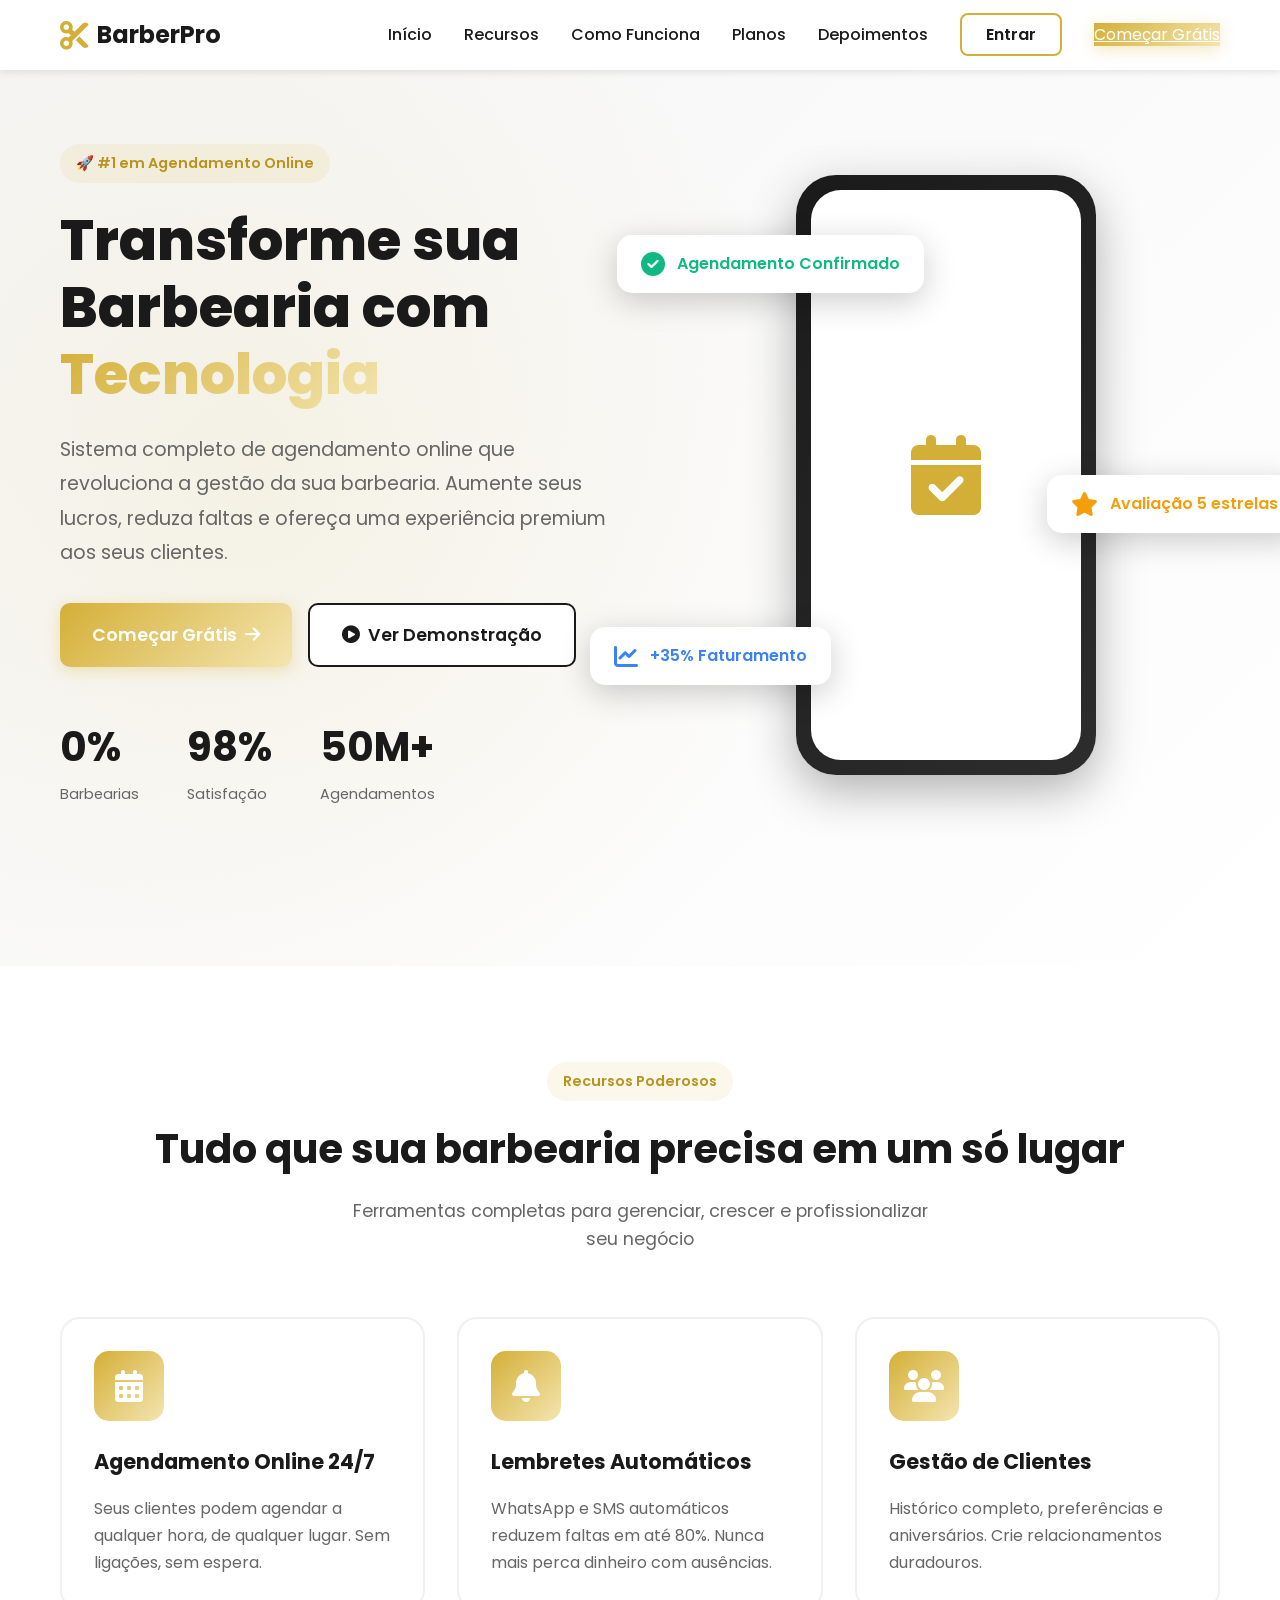
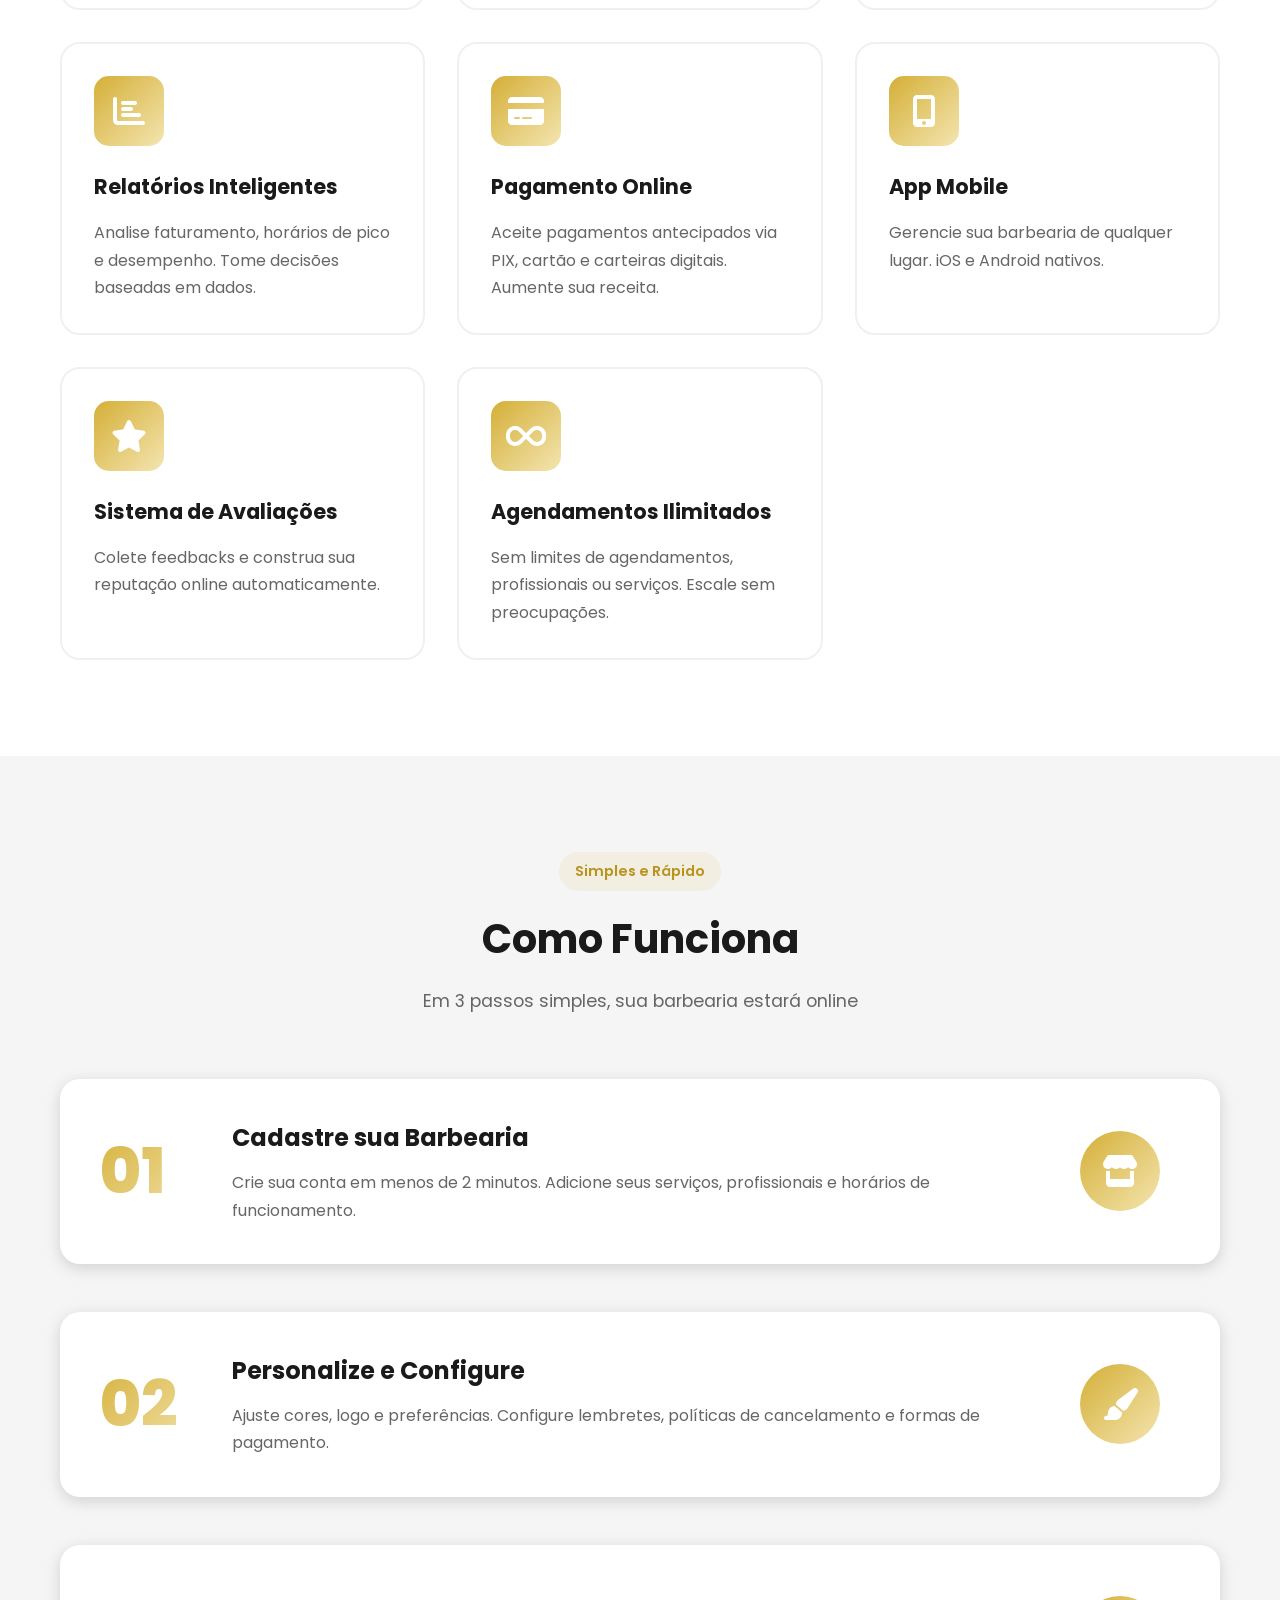
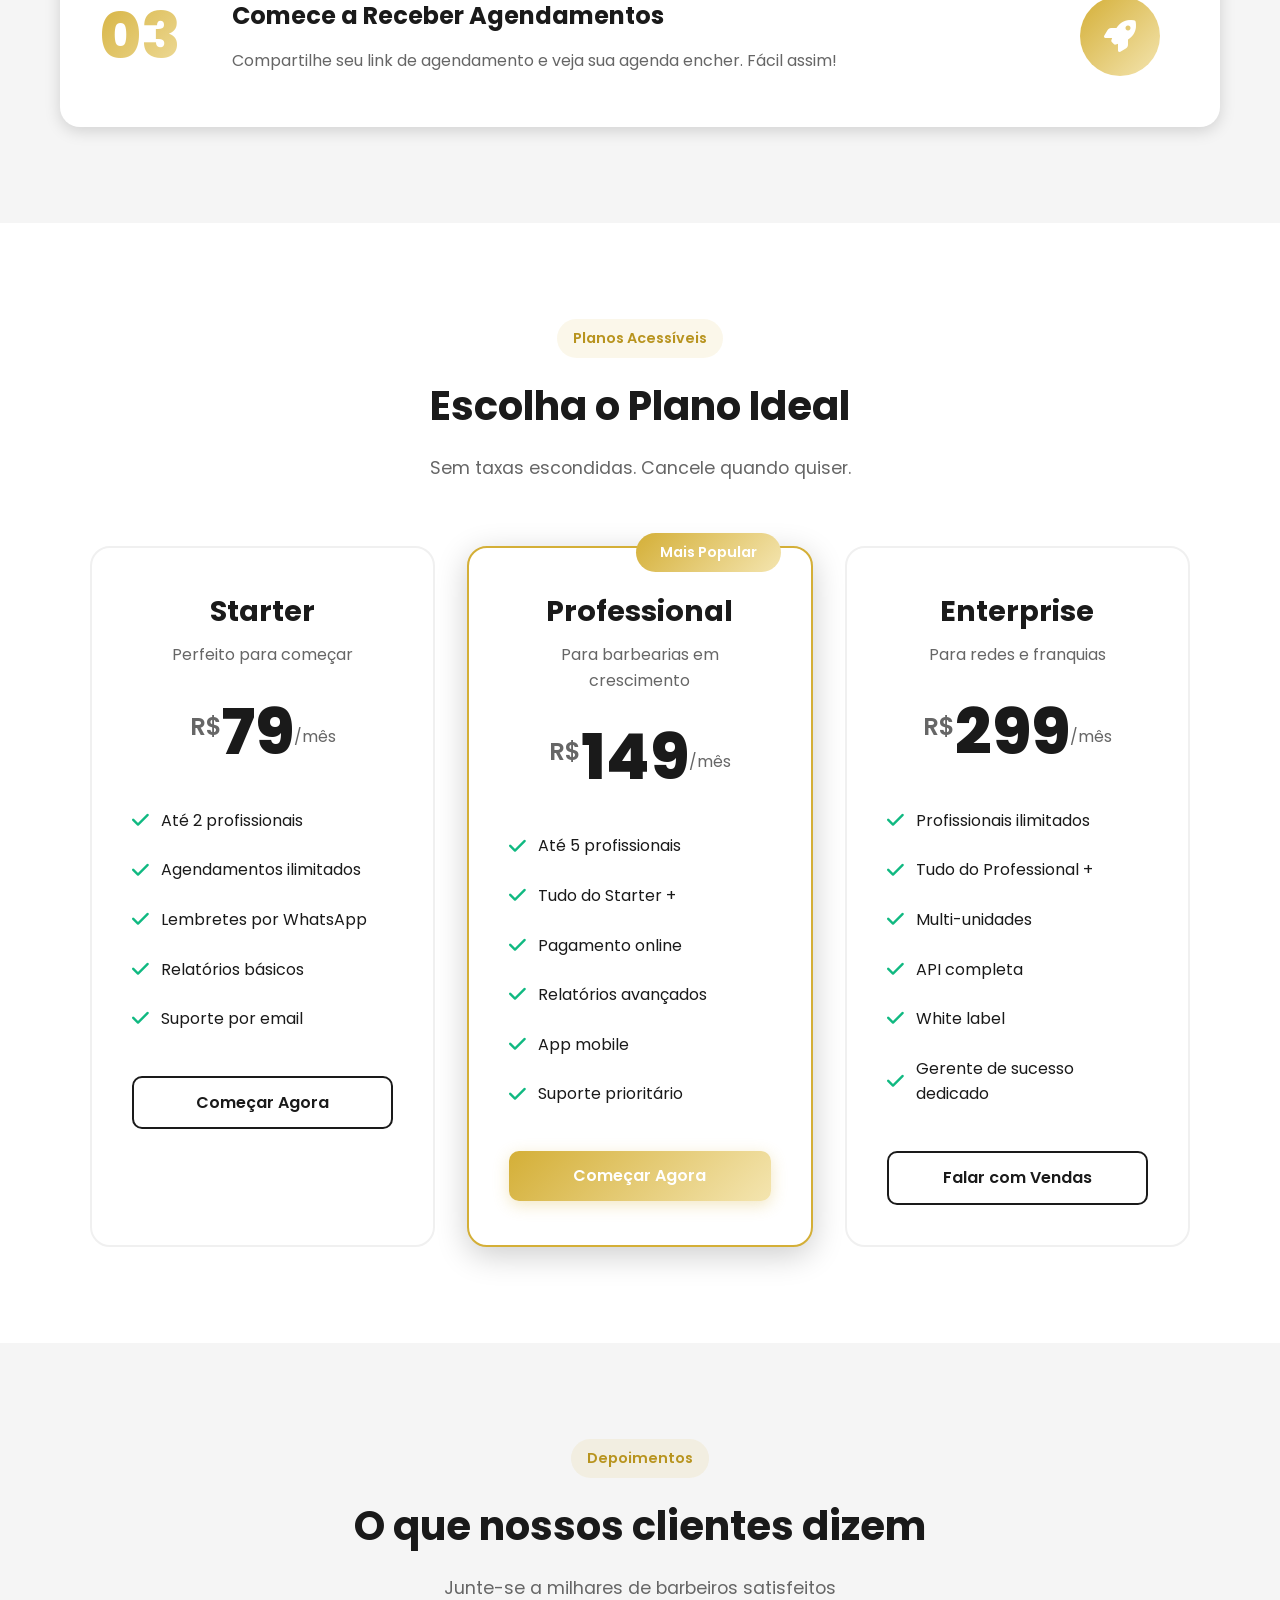
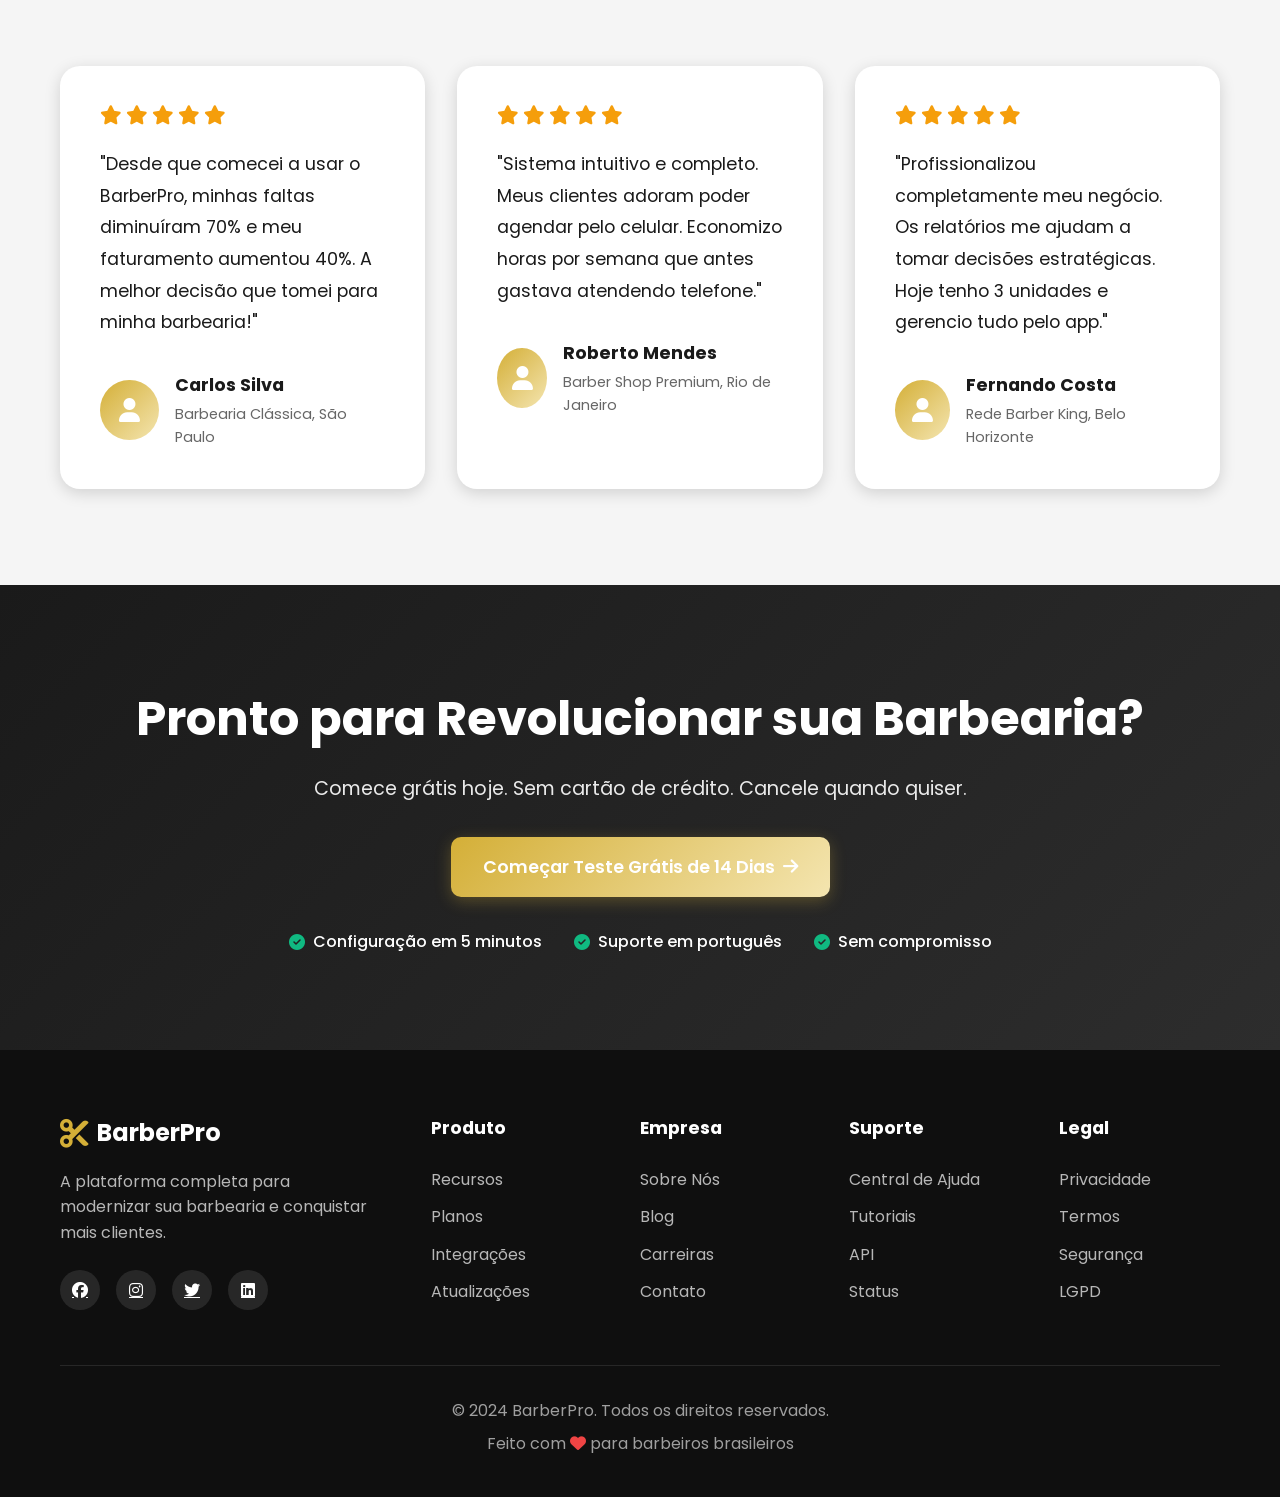
<file: index.html>
<!DOCTYPE html>
<html lang="pt-BR">
<head>
    <meta charset="UTF-8">
    <meta name="viewport" content="width=device-width, initial-scale=1.0">
    <meta name="description" content="Sistema SaaS de agendamento online para barbearias. Modernize seu negócio com nossa plataforma completa.">
    <title>BarberPro - Sistema de Agendamento Online para Barbearias</title>
    <link rel="stylesheet" href="style.css">
    <link rel="stylesheet" href="https://cdnjs.cloudflare.com/ajax/libs/font-awesome/6.4.0/css/all.min.css">
    <link rel="preconnect" href="https://fonts.googleapis.com">
    <link rel="preconnect" href="https://fonts.gstatic.com" crossorigin>
    <link href="https://fonts.googleapis.com/css2?family=Poppins:wght@300;400;500;600;700;800&display=swap" rel="stylesheet">
</head>
<body>
    <!-- Navbar -->
    <nav class="navbar" id="navbar">
        <div class="container">
            <div class="nav-wrapper">
                <div class="logo">
                    <i class="fas fa-cut"></i>
                    <span>BarberPro</span>
                </div>
                <ul class="nav-menu" id="nav-menu">
                    <li><a href="#home" class="nav-link">Início</a></li>
                    <li><a href="#features" class="nav-link">Recursos</a></li>
                    <li><a href="#how-it-works" class="nav-link">Como Funciona</a></li>
                    <li><a href="#pricing" class="nav-link">Planos</a></li>
                    <li><a href="#testimonials" class="nav-link">Depoimentos</a></li>
                    <li><a href="login.html" class="btn-login">Entrar</a></li>
                    <li><a href="#cta" class="btn-primary">Começar Grátis</a></li>
                </ul>
                <div class="hamburger" id="hamburger">
                    <span></span>
                    <span></span>
                    <span></span>
                </div>
            </div>
        </div>
    </nav>

    <!-- Hero Section -->
    <section class="hero" id="home">
        <div class="hero-background">
            <div class="hero-overlay"></div>
        </div>
        <div class="container">
            <div class="hero-content">
                <div class="hero-text">
                    <span class="badge">🚀 #1 em Agendamento Online</span>
                    <h1 class="hero-title">
                        Transforme sua Barbearia com 
                        <span class="gradient-text">Tecnologia</span>
                    </h1>
                    <p class="hero-description">
                        Sistema completo de agendamento online que revoluciona a gestão da sua barbearia. 
                        Aumente seus lucros, reduza faltas e ofereça uma experiência premium aos seus clientes.
                    </p>
                    <div class="hero-buttons">
                        <a href="#cta" class="btn btn-primary btn-large">
                            Começar Grátis
                            <i class="fas fa-arrow-right"></i>
                        </a>
                        <a href="#how-it-works" class="btn btn-secondary btn-large">
                            <i class="fas fa-play-circle"></i>
                            Ver Demonstração
                        </a>
                    </div>
                    <div class="hero-stats">
                        <div class="stat">
                            <h3>10.000+</h3>
                            <p>Barbearias</p>
                        </div>
                        <div class="stat">
                            <h3>98%</h3>
                            <p>Satisfação</p>
                        </div>
                        <div class="stat">
                            <h3>50M+</h3>
                            <p>Agendamentos</p>
                        </div>
                    </div>
                </div>
                <div class="hero-image">
                    <div class="mockup-wrapper">
                        <div class="mockup-phone">
                            <div class="mockup-screen">
                                <i class="fas fa-calendar-check"></i>
                            </div>
                        </div>
                        <div class="floating-card card-1">
                            <i class="fas fa-check-circle"></i>
                            <span>Agendamento Confirmado</span>
                        </div>
                        <div class="floating-card card-2">
                            <i class="fas fa-star"></i>
                            <span>Avaliação 5 estrelas</span>
                        </div>
                        <div class="floating-card card-3">
                            <i class="fas fa-chart-line"></i>
                            <span>+35% Faturamento</span>
                        </div>
                    </div>
                </div>
            </div>
        </div>
    </section>

    <!-- Features Section -->
    <section class="features" id="features">
        <div class="container">
            <div class="section-header">
                <span class="section-badge">Recursos Poderosos</span>
                <h2 class="section-title">Tudo que sua barbearia precisa em um só lugar</h2>
                <p class="section-description">
                    Ferramentas completas para gerenciar, crescer e profissionalizar seu negócio
                </p>
            </div>
            <div class="features-grid">
                <div class="feature-card">
                    <div class="feature-icon">
                        <i class="fas fa-calendar-alt"></i>
                    </div>
                    <h3>Agendamento Online 24/7</h3>
                    <p>Seus clientes podem agendar a qualquer hora, de qualquer lugar. Sem ligações, sem espera.</p>
                </div>
                <div class="feature-card">
                    <div class="feature-icon">
                        <i class="fas fa-bell"></i>
                    </div>
                    <h3>Lembretes Automáticos</h3>
                    <p>WhatsApp e SMS automáticos reduzem faltas em até 80%. Nunca mais perca dinheiro com ausências.</p>
                </div>
                <div class="feature-card">
                    <div class="feature-icon">
                        <i class="fas fa-users"></i>
                    </div>
                    <h3>Gestão de Clientes</h3>
                    <p>Histórico completo, preferências e aniversários. Crie relacionamentos duradouros.</p>
                </div>
                <div class="feature-card">
                    <div class="feature-icon">
                        <i class="fas fa-chart-bar"></i>
                    </div>
                    <h3>Relatórios Inteligentes</h3>
                    <p>Analise faturamento, horários de pico e desempenho. Tome decisões baseadas em dados.</p>
                </div>
                <div class="feature-card">
                    <div class="feature-icon">
                        <i class="fas fa-credit-card"></i>
                    </div>
                    <h3>Pagamento Online</h3>
                    <p>Aceite pagamentos antecipados via PIX, cartão e carteiras digitais. Aumente sua receita.</p>
                </div>
                <div class="feature-card">
                    <div class="feature-icon">
                        <i class="fas fa-mobile-alt"></i>
                    </div>
                    <h3>App Mobile</h3>
                    <p>Gerencie sua barbearia de qualquer lugar. iOS e Android nativos.</p>
                </div>
                <div class="feature-card">
                    <div class="feature-icon">
                        <i class="fas fa-star"></i>
                    </div>
                    <h3>Sistema de Avaliações</h3>
                    <p>Colete feedbacks e construa sua reputação online automaticamente.</p>
                </div>
                <div class="feature-card">
                    <div class="feature-icon">
                        <i class="fas fa-infinity"></i>
                    </div>
                    <h3>Agendamentos Ilimitados</h3>
                    <p>Sem limites de agendamentos, profissionais ou serviços. Escale sem preocupações.</p>
                </div>
            </div>
        </div>
    </section>

    <!-- How It Works Section -->
    <section class="how-it-works" id="how-it-works">
        <div class="container">
            <div class="section-header">
                <span class="section-badge">Simples e Rápido</span>
                <h2 class="section-title">Como Funciona</h2>
                <p class="section-description">
                    Em 3 passos simples, sua barbearia estará online
                </p>
            </div>
            <div class="steps">
                <div class="step">
                    <div class="step-number">01</div>
                    <div class="step-content">
                        <h3>Cadastre sua Barbearia</h3>
                        <p>Crie sua conta em menos de 2 minutos. Adicione seus serviços, profissionais e horários de funcionamento.</p>
                    </div>
                    <div class="step-icon">
                        <i class="fas fa-store"></i>
                    </div>
                </div>
                <div class="step">
                    <div class="step-number">02</div>
                    <div class="step-content">
                        <h3>Personalize e Configure</h3>
                        <p>Ajuste cores, logo e preferências. Configure lembretes, políticas de cancelamento e formas de pagamento.</p>
                    </div>
                    <div class="step-icon">
                        <i class="fas fa-paint-brush"></i>
                    </div>
                </div>
                <div class="step">
                    <div class="step-number">03</div>
                    <div class="step-content">
                        <h3>Comece a Receber Agendamentos</h3>
                        <p>Compartilhe seu link de agendamento e veja sua agenda encher. Fácil assim!</p>
                    </div>
                    <div class="step-icon">
                        <i class="fas fa-rocket"></i>
                    </div>
                </div>
            </div>
        </div>
    </section>

    <!-- Pricing Section -->
    <section class="pricing" id="pricing">
        <div class="container">
            <div class="section-header">
                <span class="section-badge">Planos Acessíveis</span>
                <h2 class="section-title">Escolha o Plano Ideal</h2>
                <p class="section-description">
                    Sem taxas escondidas. Cancele quando quiser.
                </p>
            </div>
            <div class="pricing-grid">
                <div class="pricing-card">
                    <div class="pricing-header">
                        <h3>Starter</h3>
                        <p>Perfeito para começar</p>
                    </div>
                    <div class="pricing-price">
                        <span class="currency">R$</span>
                        <span class="amount">79</span>
                        <span class="period">/mês</span>
                    </div>
                    <ul class="pricing-features">
                        <li><i class="fas fa-check"></i> Até 2 profissionais</li>
                        <li><i class="fas fa-check"></i> Agendamentos ilimitados</li>
                        <li><i class="fas fa-check"></i> Lembretes por WhatsApp</li>
                        <li><i class="fas fa-check"></i> Relatórios básicos</li>
                        <li><i class="fas fa-check"></i> Suporte por email</li>
                    </ul>
                    <a href="#cta" class="btn btn-outline">Começar Agora</a>
                </div>

                <div class="pricing-card featured">
                    <div class="popular-badge">Mais Popular</div>
                    <div class="pricing-header">
                        <h3>Professional</h3>
                        <p>Para barbearias em crescimento</p>
                    </div>
                    <div class="pricing-price">
                        <span class="currency">R$</span>
                        <span class="amount">149</span>
                        <span class="period">/mês</span>
                    </div>
                    <ul class="pricing-features">
                        <li><i class="fas fa-check"></i> Até 5 profissionais</li>
                        <li><i class="fas fa-check"></i> Tudo do Starter +</li>
                        <li><i class="fas fa-check"></i> Pagamento online</li>
                        <li><i class="fas fa-check"></i> Relatórios avançados</li>
                        <li><i class="fas fa-check"></i> App mobile</li>
                        <li><i class="fas fa-check"></i> Suporte prioritário</li>
                    </ul>
                    <a href="#cta" class="btn btn-primary">Começar Agora</a>
                </div>

                <div class="pricing-card">
                    <div class="pricing-header">
                        <h3>Enterprise</h3>
                        <p>Para redes e franquias</p>
                    </div>
                    <div class="pricing-price">
                        <span class="currency">R$</span>
                        <span class="amount">299</span>
                        <span class="period">/mês</span>
                    </div>
                    <ul class="pricing-features">
                        <li><i class="fas fa-check"></i> Profissionais ilimitados</li>
                        <li><i class="fas fa-check"></i> Tudo do Professional +</li>
                        <li><i class="fas fa-check"></i> Multi-unidades</li>
                        <li><i class="fas fa-check"></i> API completa</li>
                        <li><i class="fas fa-check"></i> White label</li>
                        <li><i class="fas fa-check"></i> Gerente de sucesso dedicado</li>
                    </ul>
                    <a href="#cta" class="btn btn-outline">Falar com Vendas</a>
                </div>
            </div>
        </div>
    </section>

    <!-- Testimonials Section -->
    <section class="testimonials" id="testimonials">
        <div class="container">
            <div class="section-header">
                <span class="section-badge">Depoimentos</span>
                <h2 class="section-title">O que nossos clientes dizem</h2>
                <p class="section-description">
                    Junte-se a milhares de barbeiros satisfeitos
                </p>
            </div>
            <div class="testimonials-grid">
                <div class="testimonial-card">
                    <div class="testimonial-stars">
                        <i class="fas fa-star"></i>
                        <i class="fas fa-star"></i>
                        <i class="fas fa-star"></i>
                        <i class="fas fa-star"></i>
                        <i class="fas fa-star"></i>
                    </div>
                    <p class="testimonial-text">
                        "Desde que comecei a usar o BarberPro, minhas faltas diminuíram 70% e meu faturamento aumentou 40%. A melhor decisão que tomei para minha barbearia!"
                    </p>
                    <div class="testimonial-author">
                        <div class="author-avatar">
                            <i class="fas fa-user"></i>
                        </div>
                        <div class="author-info">
                            <h4>Carlos Silva</h4>
                            <p>Barbearia Clássica, São Paulo</p>
                        </div>
                    </div>
                </div>

                <div class="testimonial-card">
                    <div class="testimonial-stars">
                        <i class="fas fa-star"></i>
                        <i class="fas fa-star"></i>
                        <i class="fas fa-star"></i>
                        <i class="fas fa-star"></i>
                        <i class="fas fa-star"></i>
                    </div>
                    <p class="testimonial-text">
                        "Sistema intuitivo e completo. Meus clientes adoram poder agendar pelo celular. Economizo horas por semana que antes gastava atendendo telefone."
                    </p>
                    <div class="testimonial-author">
                        <div class="author-avatar">
                            <i class="fas fa-user"></i>
                        </div>
                        <div class="author-info">
                            <h4>Roberto Mendes</h4>
                            <p>Barber Shop Premium, Rio de Janeiro</p>
                        </div>
                    </div>
                </div>

                <div class="testimonial-card">
                    <div class="testimonial-stars">
                        <i class="fas fa-star"></i>
                        <i class="fas fa-star"></i>
                        <i class="fas fa-star"></i>
                        <i class="fas fa-star"></i>
                        <i class="fas fa-star"></i>
                    </div>
                    <p class="testimonial-text">
                        "Profissionalizou completamente meu negócio. Os relatórios me ajudam a tomar decisões estratégicas. Hoje tenho 3 unidades e gerencio tudo pelo app."
                    </p>
                    <div class="testimonial-author">
                        <div class="author-avatar">
                            <i class="fas fa-user"></i>
                        </div>
                        <div class="author-info">
                            <h4>Fernando Costa</h4>
                            <p>Rede Barber King, Belo Horizonte</p>
                        </div>
                    </div>
                </div>
            </div>
        </div>
    </section>

    <!-- CTA Section -->
    <section class="cta" id="cta">
        <div class="container">
            <div class="cta-content">
                <h2>Pronto para Revolucionar sua Barbearia?</h2>
                <p>Comece grátis hoje. Sem cartão de crédito. Cancele quando quiser.</p>
                <div class="cta-buttons">
                    <a href="login.html" class="btn btn-primary btn-large">
                        Começar Teste Grátis de 14 Dias
                        <i class="fas fa-arrow-right"></i>
                    </a>
                </div>
                <div class="cta-features">
                    <span><i class="fas fa-check-circle"></i> Configuração em 5 minutos</span>
                    <span><i class="fas fa-check-circle"></i> Suporte em português</span>
                    <span><i class="fas fa-check-circle"></i> Sem compromisso</span>
                </div>
            </div>
        </div>
    </section>

    <!-- Footer -->
    <footer class="footer">
        <div class="container">
            <div class="footer-content">
                <div class="footer-column">
                    <div class="footer-logo">
                        <i class="fas fa-cut"></i>
                        <span>BarberPro</span>
                    </div>
                    <p>A plataforma completa para modernizar sua barbearia e conquistar mais clientes.</p>
                    <div class="social-links">
                        <a href="#"><i class="fab fa-facebook"></i></a>
                        <a href="#"><i class="fab fa-instagram"></i></a>
                        <a href="#"><i class="fab fa-twitter"></i></a>
                        <a href="#"><i class="fab fa-linkedin"></i></a>
                    </div>
                </div>
                <div class="footer-column">
                    <h4>Produto</h4>
                    <ul>
                        <li><a href="#features">Recursos</a></li>
                        <li><a href="#pricing">Planos</a></li>
                        <li><a href="#">Integrações</a></li>
                        <li><a href="#">Atualizações</a></li>
                    </ul>
                </div>
                <div class="footer-column">
                    <h4>Empresa</h4>
                    <ul>
                        <li><a href="#">Sobre Nós</a></li>
                        <li><a href="#">Blog</a></li>
                        <li><a href="#">Carreiras</a></li>
                        <li><a href="#">Contato</a></li>
                    </ul>
                </div>
                <div class="footer-column">
                    <h4>Suporte</h4>
                    <ul>
                        <li><a href="#">Central de Ajuda</a></li>
                        <li><a href="#">Tutoriais</a></li>
                        <li><a href="#">API</a></li>
                        <li><a href="#">Status</a></li>
                    </ul>
                </div>
                <div class="footer-column">
                    <h4>Legal</h4>
                    <ul>
                        <li><a href="#">Privacidade</a></li>
                        <li><a href="#">Termos</a></li>
                        <li><a href="#">Segurança</a></li>
                        <li><a href="#">LGPD</a></li>
                    </ul>
                </div>
            </div>
            <div class="footer-bottom">
                <p>&copy; 2024 BarberPro. Todos os direitos reservados.</p>
                <p>Feito com <i class="fas fa-heart"></i> para barbeiros brasileiros</p>
            </div>
        </div>
    </footer>

    <script src="script.js"></script>
</body>
</html>
</file>
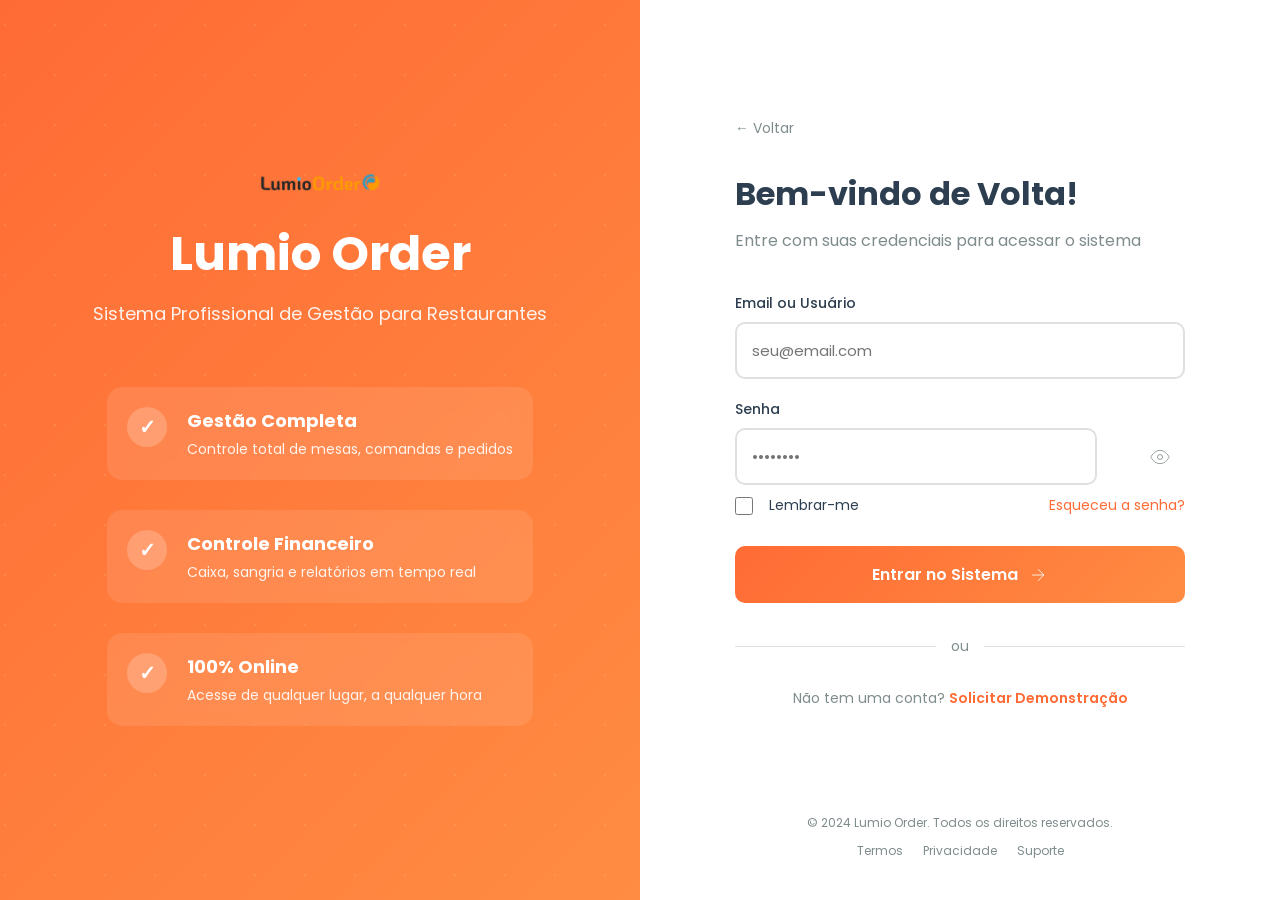
<file: dashboard/index.html>
<!DOCTYPE html>
<html lang="pt-BR">
<head>
    <meta charset="UTF-8">
    <meta name="viewport" content="width=device-width, initial-scale=1.0">
    <title>Dashboard - Lumio Order</title>
    <link rel="icon" type="image/png" href="../pictures/promio_icon.png">
    <link href="https://fonts.googleapis.com/css2?family=Poppins:wght@300;400;500;600;700&display=swap" rel="stylesheet">
    <link rel="stylesheet" href="style.css">
</head>
<body>
    <!-- Sidebar -->
    <aside class="sidebar" id="sidebar">
        <div class="sidebar-header">
            <div class="logo">
                <img src="../pictures/LumioOrder_logo.png" alt="Lumio Order">
                <span>Lumio Order</span>
            </div>
            <button class="sidebar-toggle" id="sidebarToggle">
                <span></span>
                <span></span>
                <span></span>
            </button>
        </div>

        <nav class="sidebar-menu">
            <a href="#" class="menu-item active">
                <img src="../pictures/relatorios.png" alt="Dashboard">
                <span>Dashboard</span>
            </a>
            <a href="#" class="menu-item">
                <img src="../pictures/mesas.png" alt="Mesas">
                <span>Mesas</span>
            </a>
            <a href="#" class="menu-item">
                <img src="../pictures/comandas.png" alt="Comandas">
                <span>Comandas</span>
            </a>
            <a href="#" class="menu-item">
                <img src="../pictures/estoque.png" alt="Estoque">
                <span>Estoque</span>
            </a>
            <a href="#" class="menu-item">
                <img src="../pictures/fecharcaixa.png" alt="Caixa">
                <span>Caixa</span>
            </a>
            <a href="#" class="menu-item">
                <img src="../pictures/delivery.png" alt="Delivery">
                <span>Delivery</span>
            </a>
            <a href="#" class="menu-item">
                <img src="../pictures/usuarios.png" alt="Usuários">
                <span>Usuários</span>
            </a>
            <a href="#" class="menu-item">
                <img src="../pictures/configuracoes.png" alt="Configurações">
                <span>Configurações</span>
            </a>
        </nav>

        <div class="sidebar-footer">
            <a href="#" class="menu-item" id="logoutBtn">
                <img src="../pictures/voltar.png" alt="Sair">
                <span>Sair</span>
            </a>
        </div>
    </aside>

    <!-- Main Content -->
    <div class="main-content">
        <!-- Top Bar -->
        <header class="topbar">
            <div class="topbar-left">
                <button class="mobile-menu-btn" id="mobileMenuBtn">
                    <span></span>
                    <span></span>
                    <span></span>
                </button>
                <h1>Dashboard</h1>
            </div>
            <div class="topbar-right">
                <div class="search-box">
                    <input type="text" placeholder="Buscar...">
                    <svg width="20" height="20" viewBox="0 0 24 24" fill="none" stroke="currentColor">
                        <circle cx="11" cy="11" r="8"></circle>
                        <path d="m21 21-4.35-4.35"></path>
                    </svg>
                </div>
                <button class="notification-btn">
                    <img src="../pictures/notificacoes.png" alt="Notificações">
                    <span class="badge">3</span>
                </button>
                <div class="user-menu">
                    <img src="../pictures/usuario.png" alt="Usuário" class="user-avatar">
                    <div class="user-info">
                        <span class="user-name" id="userName">Administrador</span>
                        <span class="user-role" id="userRole">Admin</span>
                    </div>
                </div>
            </div>
        </header>

        <!-- Dashboard Content -->
        <div class="content">
            <!-- Stats Cards -->
            <div class="stats-grid">
                <div class="stat-card">
                    <div class="stat-icon" style="background: linear-gradient(135deg, #667eea 0%, #764ba2 100%);">
                        <img src="../pictures/mesas.png" alt="Mesas">
                    </div>
                    <div class="stat-info">
                        <h3>12</h3>
                        <p>Mesas Ocupadas</p>
                        <span class="stat-change positive">+3 hoje</span>
                    </div>
                </div>

                <div class="stat-card">
                    <div class="stat-icon" style="background: linear-gradient(135deg, #f093fb 0%, #f5576c 100%);">
                        <img src="../pictures/comandas.png" alt="Comandas">
                    </div>
                    <div class="stat-info">
                        <h3>28</h3>
                        <p>Comandas Abertas</p>
                        <span class="stat-change positive">+5 hoje</span>
                    </div>
                </div>

                <div class="stat-card">
                    <div class="stat-icon" style="background: linear-gradient(135deg, #4facfe 0%, #00f2fe 100%);">
                        <img src="../pictures/fecharcaixa.png" alt="Vendas">
                    </div>
                    <div class="stat-info">
                        <h3>R$ 3.450</h3>
                        <p>Vendas Hoje</p>
                        <span class="stat-change positive">+12%</span>
                    </div>
                </div>

                <div class="stat-card">
                    <div class="stat-icon" style="background: linear-gradient(135deg, #43e97b 0%, #38f9d7 100%);">
                        <img src="../pictures/delivery.png" alt="Delivery">
                    </div>
                    <div class="stat-info">
                        <h3>15</h3>
                        <p>Pedidos Delivery</p>
                        <span class="stat-change negative">-2 hoje</span>
                    </div>
                </div>
            </div>

            <!-- Charts and Tables -->
            <div class="dashboard-row">
                <div class="card chart-card">
                    <div class="card-header">
                        <h2>Vendas dos Últimos 7 Dias</h2>
                        <select class="filter-select">
                            <option>7 dias</option>
                            <option>30 dias</option>
                            <option>90 dias</option>
                        </select>
                    </div>
                    <div class="card-body">
                        <div class="chart-placeholder">
                            <canvas id="salesChart"></canvas>
                        </div>
                    </div>
                </div>

                <div class="card">
                    <div class="card-header">
                        <h2>Mesas - Status</h2>
                    </div>
                    <div class="card-body">
                        <div class="mesa-status-grid">
                            <div class="mesa-status livre">
                                <span class="mesa-numero">1</span>
                                <span class="mesa-label">Livre</span>
                            </div>
                            <div class="mesa-status ocupada">
                                <span class="mesa-numero">2</span>
                                <span class="mesa-label">Ocupada</span>
                            </div>
                            <div class="mesa-status ocupada">
                                <span class="mesa-numero">3</span>
                                <span class="mesa-label">Ocupada</span>
                            </div>
                            <div class="mesa-status livre">
                                <span class="mesa-numero">4</span>
                                <span class="mesa-label">Livre</span>
                            </div>
                            <div class="mesa-status reservada">
                                <span class="mesa-numero">5</span>
                                <span class="mesa-label">Reservada</span>
                            </div>
                            <div class="mesa-status ocupada">
                                <span class="mesa-numero">6</span>
                                <span class="mesa-label">Ocupada</span>
                            </div>
                        </div>
                    </div>
                </div>
            </div>

            <!-- Recent Orders -->
            <div class="card">
                <div class="card-header">
                    <h2>Pedidos Recentes</h2>
                    <button class="btn-primary">Ver Todos</button>
                </div>
                <div class="card-body">
                    <table class="data-table">
                        <thead>
                            <tr>
                                <th>Mesa</th>
                                <th>Pedido</th>
                                <th>Status</th>
                                <th>Total</th>
                                <th>Horário</th>
                                <th>Ações</th>
                            </tr>
                        </thead>
                        <tbody>
                            <tr>
                                <td><span class="badge-mesa">Mesa 2</span></td>
                                <td>Filé à Parmegiana</td>
                                <td><span class="status-badge preparando">Preparando</span></td>
                                <td>R$ 58,00</td>
                                <td>12:35</td>
                                <td>
                                    <button class="btn-action">Ver</button>
                                </td>
                            </tr>
                            <tr>
                                <td><span class="badge-mesa">Mesa 5</span></td>
                                <td>Hambúrguer Artesanal</td>
                                <td><span class="status-badge pronto">Pronto</span></td>
                                <td>R$ 38,00</td>
                                <td>12:28</td>
                                <td>
                                    <button class="btn-action">Ver</button>
                                </td>
                            </tr>
                            <tr>
                                <td><span class="badge-mesa">Mesa 3</span></td>
                                <td>Feijoada Completa</td>
                                <td><span class="status-badge pendente">Pendente</span></td>
                                <td>R$ 45,00</td>
                                <td>12:25</td>
                                <td>
                                    <button class="btn-action">Ver</button>
                                </td>
                            </tr>
                            <tr>
                                <td><span class="badge-mesa">Delivery</span></td>
                                <td>2x Sanduíche Natural</td>
                                <td><span class="status-badge entregue">Entregue</span></td>
                                <td>R$ 36,00</td>
                                <td>12:15</td>
                                <td>
                                    <button class="btn-action">Ver</button>
                                </td>
                            </tr>
                        </tbody>
                    </table>
                </div>
            </div>
        </div>
    </div>

    <script src="script.js"></script>
</body>
</html>
</file>
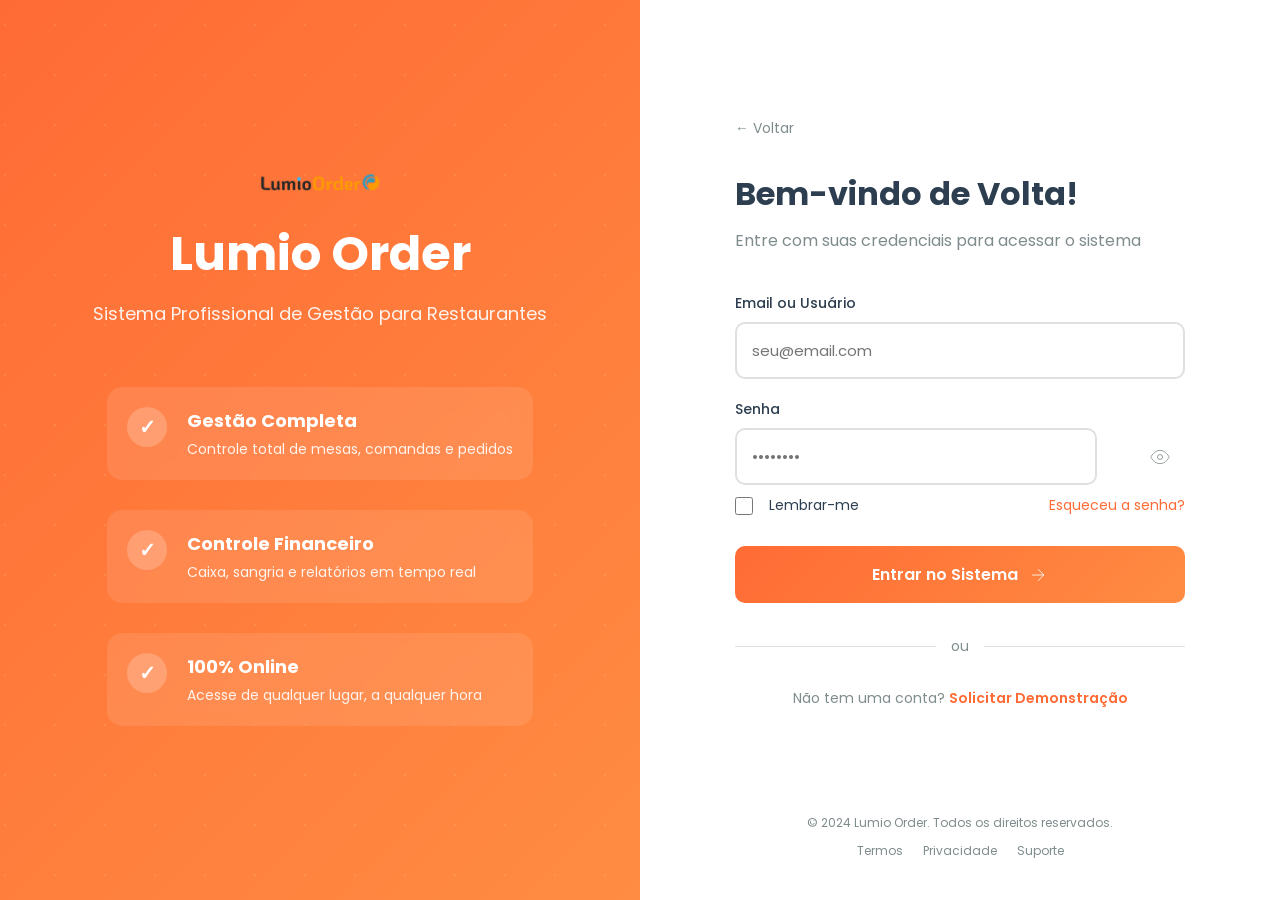
<file: login/index.html>
<!DOCTYPE html>
<html lang="pt-BR">
<head>
    <meta charset="UTF-8">
    <meta name="viewport" content="width=device-width, initial-scale=1.0">
    <title>Login - Lumio Order</title>
    <link rel="icon" type="image/png" href="../pictures/promio_icon.png">
    <link href="https://fonts.googleapis.com/css2?family=Poppins:wght@300;400;500;600;700&display=swap" rel="stylesheet">
    <link rel="stylesheet" href="style.css">
</head>
<body>
    <div class="login-container">
        <div class="login-left">
            <div class="login-branding">
                <img src="../pictures/LumioOrder_logo.png" alt="Lumio Order Logo" class="login-logo">
                <h1>Lumio Order</h1>
                <p class="tagline">Sistema Profissional de Gestão para Restaurantes</p>
            </div>
            
            <div class="features-list">
                <div class="feature-item">
                    <div class="feature-icon">✓</div>
                    <div>
                        <h3>Gestão Completa</h3>
                        <p>Controle total de mesas, comandas e pedidos</p>
                    </div>
                </div>
                <div class="feature-item">
                    <div class="feature-icon">✓</div>
                    <div>
                        <h3>Controle Financeiro</h3>
                        <p>Caixa, sangria e relatórios em tempo real</p>
                    </div>
                </div>
                <div class="feature-item">
                    <div class="feature-icon">✓</div>
                    <div>
                        <h3>100% Online</h3>
                        <p>Acesse de qualquer lugar, a qualquer hora</p>
                    </div>
                </div>
            </div>
        </div>

        <div class="login-right">
            <div class="login-box">
                <div class="back-button">
                    <a href="../">← Voltar</a>
                </div>

                <h2>Bem-vindo de Volta!</h2>
                <p class="login-subtitle">Entre com suas credenciais para acessar o sistema</p>

                <form id="loginForm" class="login-form">
                    <div class="form-group">
                        <label for="email">Email ou Usuário</label>
                        <input type="text" id="email" name="email" placeholder="seu@email.com" required>
                    </div>

                    <div class="form-group">
                        <label for="password">Senha</label>
                        <div class="password-input-wrapper">
                            <input type="password" id="password" name="password" placeholder="••••••••" required>
                            <button type="button" class="toggle-password" id="togglePassword">
                                <svg width="20" height="20" viewBox="0 0 24 24" fill="none" stroke="currentColor">
                                    <path d="M1 12s4-8 11-8 11 8 11 8-4 8-11 8-11-8-11-8z"></path>
                                    <circle cx="12" cy="12" r="3"></circle>
                                </svg>
                            </button>
                        </div>
                    </div>

                    <div class="form-options">
                        <label class="checkbox-container">
                            <input type="checkbox" id="remember">
                            <span class="checkmark"></span>
                            Lembrar-me
                        </label>
                        <a href="#" class="forgot-password">Esqueceu a senha?</a>
                    </div>

                    <button type="submit" class="btn-submit">
                        <span>Entrar no Sistema</span>
                        <svg width="20" height="20" viewBox="0 0 24 24" fill="none" stroke="currentColor">
                            <path d="M5 12h14M12 5l7 7-7 7"></path>
                        </svg>
                    </button>

                    <div class="alert alert-error" id="errorAlert" style="display: none;"></div>
                    <div class="alert alert-success" id="successAlert" style="display: none;"></div>
                </form>

                <div class="login-divider">
                    <span>ou</span>
                </div>

                <div class="signup-link">
                    Não tem uma conta? <a href="#" id="signupLink">Solicitar Demonstração</a>
                </div>
            </div>

            <div class="login-footer">
                <p>© 2024 Lumio Order. Todos os direitos reservados.</p>
                <div class="footer-links">
                    <a href="#">Termos</a>
                    <a href="#">Privacidade</a>
                    <a href="#">Suporte</a>
                </div>
            </div>
        </div>
    </div>

    <!-- Modal de Demonstração -->
    <div class="modal" id="demoModal">
        <div class="modal-content">
            <div class="modal-header">
                <h3>Solicitar Demonstração</h3>
                <button class="modal-close" id="closeModal">&times;</button>
            </div>
            <div class="modal-body">
                <form id="demoForm">
                    <div class="form-group">
                        <label>Nome Completo</label>
                        <input type="text" placeholder="Seu nome" required>
                    </div>
                    <div class="form-group">
                        <label>Email</label>
                        <input type="email" placeholder="seu@email.com" required>
                    </div>
                    <div class="form-group">
                        <label>Telefone</label>
                        <input type="tel" placeholder="(00) 00000-0000" required>
                    </div>
                    <div class="form-group">
                        <label>Nome do Restaurante</label>
                        <input type="text" placeholder="Nome do seu restaurante" required>
                    </div>
                    <button type="submit" class="btn-submit">Solicitar Demonstração</button>
                </form>
            </div>
        </div>
    </div>

    <script src="script.js"></script>
</body>
</html>
</file>
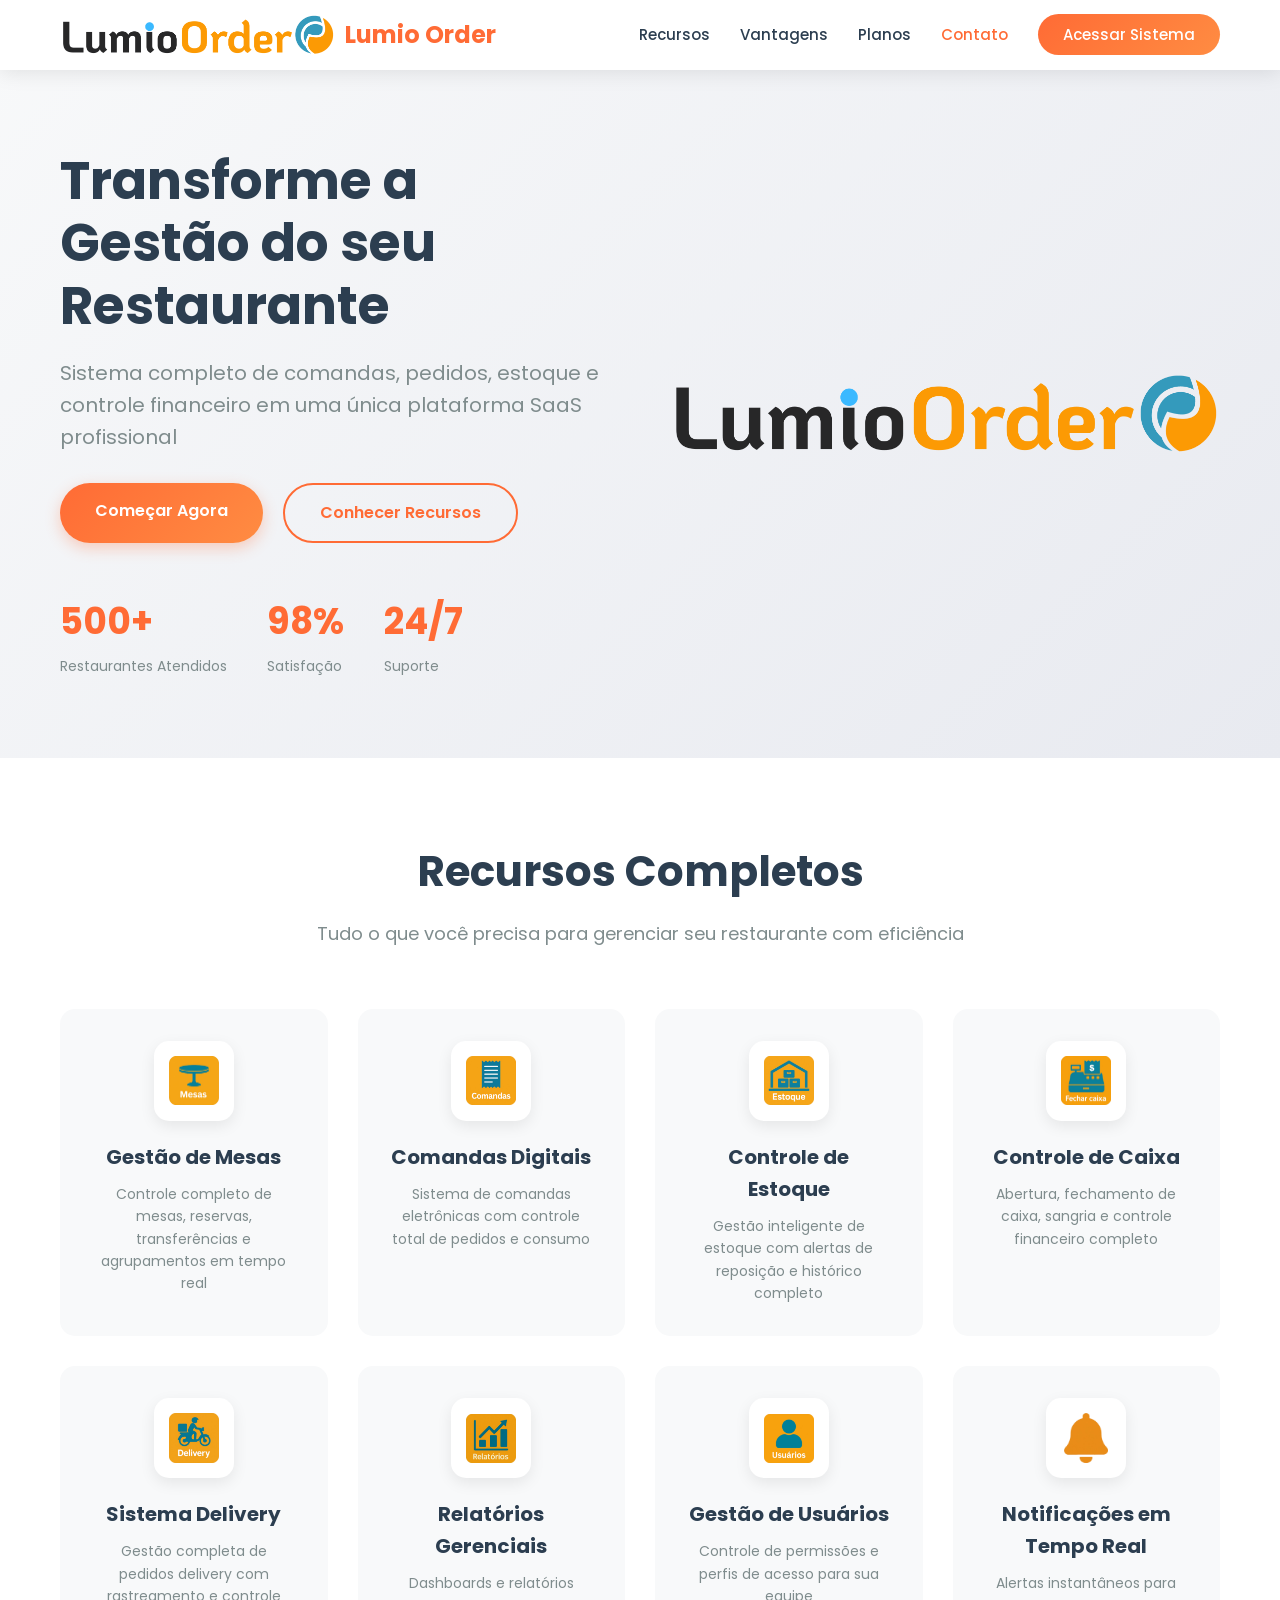
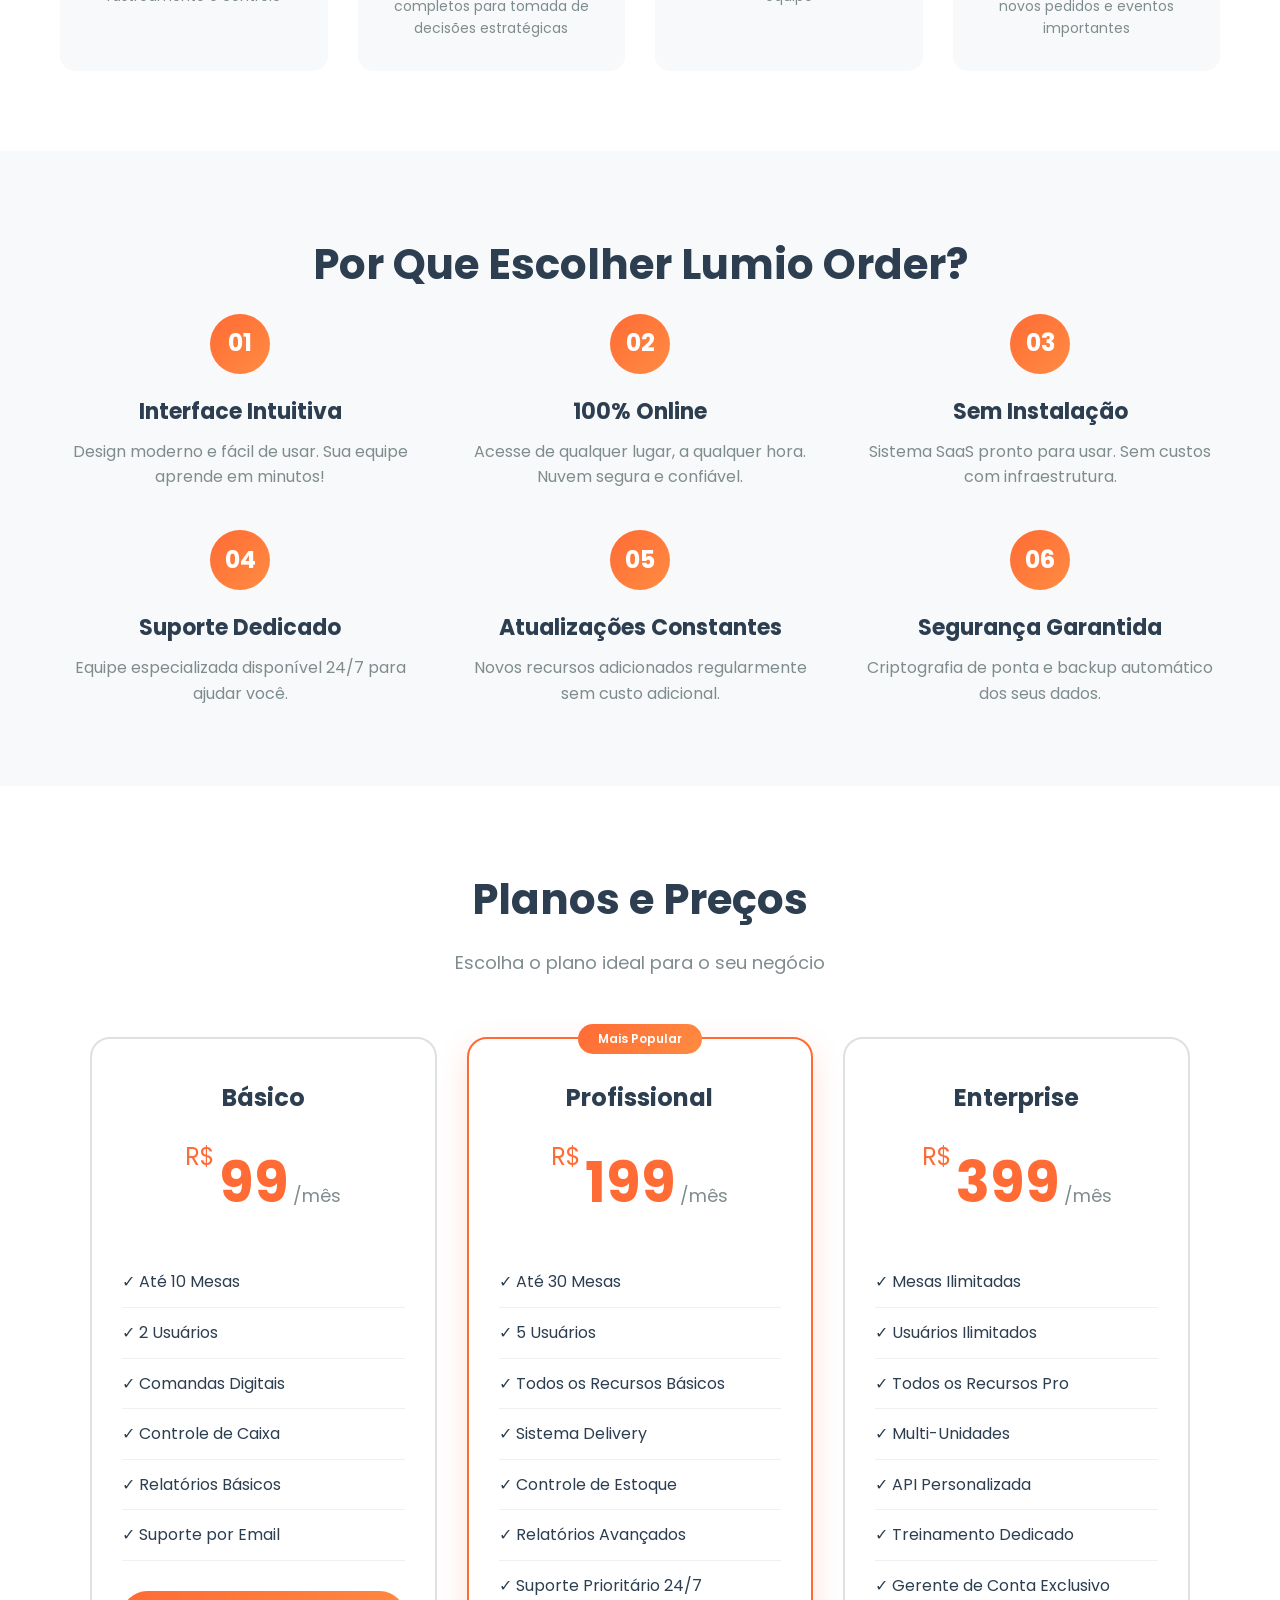
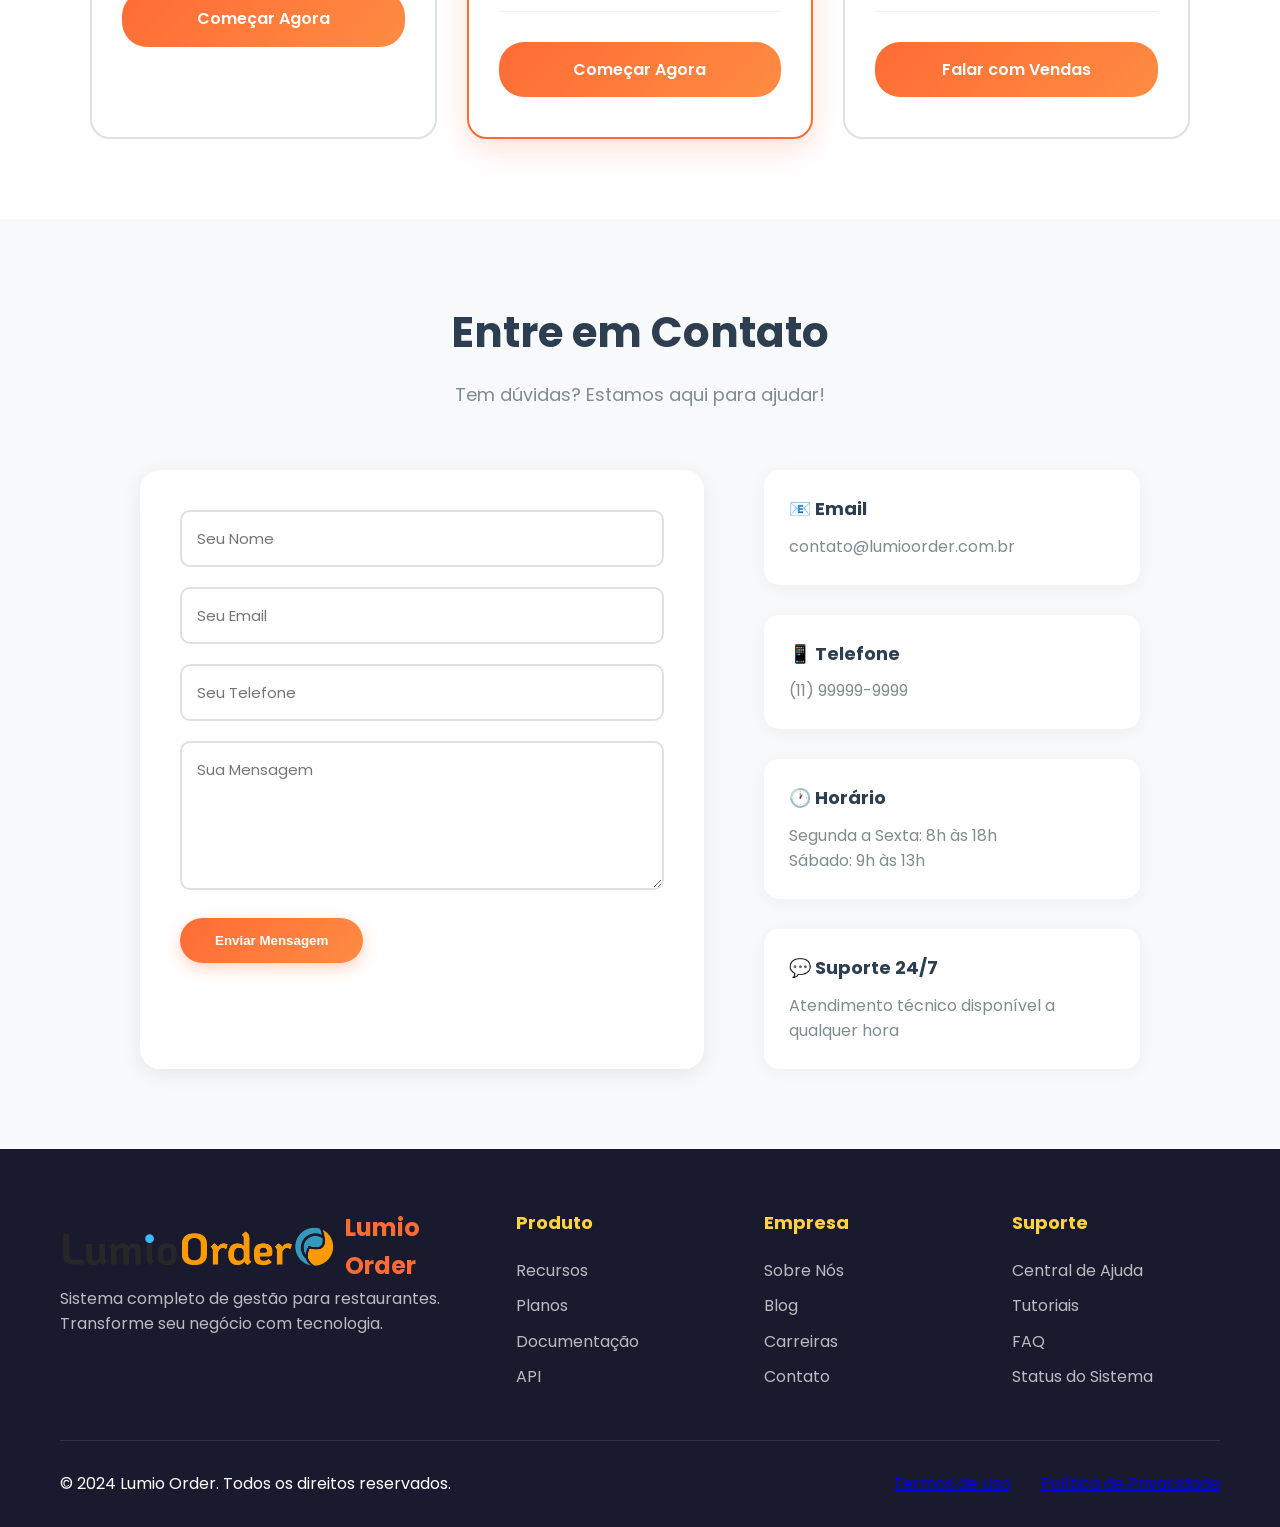
<file: landing.html>
<!DOCTYPE html>
<html lang="pt-BR">
<head>
    <meta charset="UTF-8">
    <meta name="viewport" content="width=device-width, initial-scale=1.0">
    <title>Lumio Order - Sistema de Gestão para Restaurantes</title>
    <link rel="icon" type="image/png" href="pictures/promio_icon.png">
    <link href="https://fonts.googleapis.com/css2?family=Poppins:wght@300;400;500;600;700&display=swap" rel="stylesheet">
    <link rel="stylesheet" href="assets/css/landing.css">
</head>
<body>
    <!-- Header -->
    <header class="header">
        <div class="container">
            <div class="logo">
                <img src="pictures/LumioOrder_logo.png" alt="Lumio Order Logo">
                <span>Lumio Order</span>
            </div>
            <nav class="nav">
                <ul>
                    <li><a href="#recursos">Recursos</a></li>
                    <li><a href="#vantagens">Vantagens</a></li>
                    <li><a href="#planos">Planos</a></li>
                    <li><a href="#contato">Contato</a></li>
                    <li><a href="sistema-login.html" class="btn-login">Acessar Sistema</a></li>
                </ul>
            </nav>
            <div class="mobile-menu-icon" id="mobileMenuIcon">
                <span></span>
                <span></span>
                <span></span>
            </div>
        </div>
    </header>

    <!-- Mobile Menu -->
    <div class="mobile-menu" id="mobileMenu">
        <div class="mobile-menu-close" id="mobileMenuClose">&times;</div>
        <ul>
            <li><a href="#recursos">Recursos</a></li>
            <li><a href="#vantagens">Vantagens</a></li>
            <li><a href="#planos">Planos</a></li>
            <li><a href="#contato">Contato</a></li>
            <li><a href="sistema-login.html" class="btn-login-mobile">Acessar Sistema</a></li>
        </ul>
    </div>

    <!-- Hero Section -->
    <section class="hero">
        <div class="container">
            <div class="hero-content">
                <h1>Transforme a Gestão do seu Restaurante</h1>
                <p class="hero-subtitle">Sistema completo de comandas, pedidos, estoque e controle financeiro em uma única plataforma SaaS profissional</p>
                <div class="hero-buttons">
                    <a href="sistema-login.html" class="btn btn-primary">Começar Agora</a>
                    <a href="#recursos" class="btn btn-secondary">Conhecer Recursos</a>
                </div>
                <div class="hero-stats">
                    <div class="stat-item">
                        <h3>500+</h3>
                        <p>Restaurantes Atendidos</p>
                    </div>
                    <div class="stat-item">
                        <h3>98%</h3>
                        <p>Satisfação</p>
                    </div>
                    <div class="stat-item">
                        <h3>24/7</h3>
                        <p>Suporte</p>
                    </div>
                </div>
            </div>
            <div class="hero-image">
                <img src="pictures/LumioOrder_logo.png" alt="Sistema Lumio Order">
            </div>
        </div>
    </section>

    <!-- Recursos Section -->
    <section id="recursos" class="recursos">
        <div class="container">
            <h2 class="section-title">Recursos Completos</h2>
            <p class="section-subtitle">Tudo o que você precisa para gerenciar seu restaurante com eficiência</p>
            
            <div class="recursos-grid">
                <div class="recurso-card">
                    <div class="recurso-icon">
                        <img src="pictures/mesas.png" alt="Gestão de Mesas">
                    </div>
                    <h3>Gestão de Mesas</h3>
                    <p>Controle completo de mesas, reservas, transferências e agrupamentos em tempo real</p>
                </div>

                <div class="recurso-card">
                    <div class="recurso-icon">
                        <img src="pictures/comandas.png" alt="Comandas">
                    </div>
                    <h3>Comandas Digitais</h3>
                    <p>Sistema de comandas eletrônicas com controle total de pedidos e consumo</p>
                </div>

                <div class="recurso-card">
                    <div class="recurso-icon">
                        <img src="pictures/estoque.png" alt="Estoque">
                    </div>
                    <h3>Controle de Estoque</h3>
                    <p>Gestão inteligente de estoque com alertas de reposição e histórico completo</p>
                </div>

                <div class="recurso-card">
                    <div class="recurso-icon">
                        <img src="pictures/fecharcaixa.png" alt="Caixa">
                    </div>
                    <h3>Controle de Caixa</h3>
                    <p>Abertura, fechamento de caixa, sangria e controle financeiro completo</p>
                </div>

                <div class="recurso-card">
                    <div class="recurso-icon">
                        <img src="pictures/delivery.png" alt="Delivery">
                    </div>
                    <h3>Sistema Delivery</h3>
                    <p>Gestão completa de pedidos delivery com rastreamento e controle</p>
                </div>

                <div class="recurso-card">
                    <div class="recurso-icon">
                        <img src="pictures/relatorios.png" alt="Relatórios">
                    </div>
                    <h3>Relatórios Gerenciais</h3>
                    <p>Dashboards e relatórios completos para tomada de decisões estratégicas</p>
                </div>

                <div class="recurso-card">
                    <div class="recurso-icon">
                        <img src="pictures/usuarios.png" alt="Usuários">
                    </div>
                    <h3>Gestão de Usuários</h3>
                    <p>Controle de permissões e perfis de acesso para sua equipe</p>
                </div>

                <div class="recurso-card">
                    <div class="recurso-icon">
                        <img src="pictures/notificacoes.png" alt="Notificações">
                    </div>
                    <h3>Notificações em Tempo Real</h3>
                    <p>Alertas instantâneos para novos pedidos e eventos importantes</p>
                </div>
            </div>
        </div>
    </section>

    <!-- Vantagens Section -->
    <section id="vantagens" class="vantagens">
        <div class="container">
            <h2 class="section-title">Por Que Escolher Lumio Order?</h2>
            
            <div class="vantagens-grid">
                <div class="vantagem-item">
                    <div class="vantagem-number">01</div>
                    <h3>Interface Intuitiva</h3>
                    <p>Design moderno e fácil de usar. Sua equipe aprende em minutos!</p>
                </div>

                <div class="vantagem-item">
                    <div class="vantagem-number">02</div>
                    <h3>100% Online</h3>
                    <p>Acesse de qualquer lugar, a qualquer hora. Nuvem segura e confiável.</p>
                </div>

                <div class="vantagem-item">
                    <div class="vantagem-number">03</div>
                    <h3>Sem Instalação</h3>
                    <p>Sistema SaaS pronto para usar. Sem custos com infraestrutura.</p>
                </div>

                <div class="vantagem-item">
                    <div class="vantagem-number">04</div>
                    <h3>Suporte Dedicado</h3>
                    <p>Equipe especializada disponível 24/7 para ajudar você.</p>
                </div>

                <div class="vantagem-item">
                    <div class="vantagem-number">05</div>
                    <h3>Atualizações Constantes</h3>
                    <p>Novos recursos adicionados regularmente sem custo adicional.</p>
                </div>

                <div class="vantagem-item">
                    <div class="vantagem-number">06</div>
                    <h3>Segurança Garantida</h3>
                    <p>Criptografia de ponta e backup automático dos seus dados.</p>
                </div>
            </div>
        </div>
    </section>

    <!-- Planos Section -->
    <section id="planos" class="planos">
        <div class="container">
            <h2 class="section-title">Planos e Preços</h2>
            <p class="section-subtitle">Escolha o plano ideal para o seu negócio</p>
            
            <div class="planos-grid">
                <div class="plano-card">
                    <h3 class="plano-nome">Básico</h3>
                    <div class="plano-preco">
                        <span class="moeda">R$</span>
                        <span class="valor">99</span>
                        <span class="periodo">/mês</span>
                    </div>
                    <ul class="plano-recursos">
                        <li>✓ Até 10 Mesas</li>
                        <li>✓ 2 Usuários</li>
                        <li>✓ Comandas Digitais</li>
                        <li>✓ Controle de Caixa</li>
                        <li>✓ Relatórios Básicos</li>
                        <li>✓ Suporte por Email</li>
                    </ul>
                    <a href="sistema-login.html" class="btn btn-plano">Começar Agora</a>
                </div>

                <div class="plano-card plano-destaque">
                    <div class="plano-badge">Mais Popular</div>
                    <h3 class="plano-nome">Profissional</h3>
                    <div class="plano-preco">
                        <span class="moeda">R$</span>
                        <span class="valor">199</span>
                        <span class="periodo">/mês</span>
                    </div>
                    <ul class="plano-recursos">
                        <li>✓ Até 30 Mesas</li>
                        <li>✓ 5 Usuários</li>
                        <li>✓ Todos os Recursos Básicos</li>
                        <li>✓ Sistema Delivery</li>
                        <li>✓ Controle de Estoque</li>
                        <li>✓ Relatórios Avançados</li>
                        <li>✓ Suporte Prioritário 24/7</li>
                    </ul>
                    <a href="sistema-login.html" class="btn btn-plano">Começar Agora</a>
                </div>

                <div class="plano-card">
                    <h3 class="plano-nome">Enterprise</h3>
                    <div class="plano-preco">
                        <span class="moeda">R$</span>
                        <span class="valor">399</span>
                        <span class="periodo">/mês</span>
                    </div>
                    <ul class="plano-recursos">
                        <li>✓ Mesas Ilimitadas</li>
                        <li>✓ Usuários Ilimitados</li>
                        <li>✓ Todos os Recursos Pro</li>
                        <li>✓ Multi-Unidades</li>
                        <li>✓ API Personalizada</li>
                        <li>✓ Treinamento Dedicado</li>
                        <li>✓ Gerente de Conta Exclusivo</li>
                    </ul>
                    <a href="sistema-login.html" class="btn btn-plano">Falar com Vendas</a>
                </div>
            </div>
        </div>
    </section>

    <!-- Contato Section -->
    <section id="contato" class="contato">
        <div class="container">
            <h2 class="section-title">Entre em Contato</h2>
            <p class="section-subtitle">Tem dúvidas? Estamos aqui para ajudar!</p>
            
            <div class="contato-content">
                <form class="contato-form" id="contatoForm">
                    <div class="form-group">
                        <input type="text" placeholder="Seu Nome" required>
                    </div>
                    <div class="form-group">
                        <input type="email" placeholder="Seu Email" required>
                    </div>
                    <div class="form-group">
                        <input type="tel" placeholder="Seu Telefone" required>
                    </div>
                    <div class="form-group">
                        <textarea placeholder="Sua Mensagem" rows="5" required></textarea>
                    </div>
                    <button type="submit" class="btn btn-primary">Enviar Mensagem</button>
                </form>

                <div class="contato-info">
                    <div class="info-item">
                        <h4>📧 Email</h4>
                        <p>contato@lumioorder.com.br</p>
                    </div>
                    <div class="info-item">
                        <h4>📱 Telefone</h4>
                        <p>(11) 99999-9999</p>
                    </div>
                    <div class="info-item">
                        <h4>🕐 Horário</h4>
                        <p>Segunda a Sexta: 8h às 18h<br>Sábado: 9h às 13h</p>
                    </div>
                    <div class="info-item">
                        <h4>💬 Suporte 24/7</h4>
                        <p>Atendimento técnico disponível a qualquer hora</p>
                    </div>
                </div>
            </div>
        </div>
    </section>

    <!-- Footer -->
    <footer class="footer">
        <div class="container">
            <div class="footer-content">
                <div class="footer-section">
                    <div class="logo">
                        <img src="pictures/LumioOrder_logo.png" alt="Lumio Order">
                        <span>Lumio Order</span>
                    </div>
                    <p>Sistema completo de gestão para restaurantes. Transforme seu negócio com tecnologia.</p>
                </div>

                <div class="footer-section">
                    <h4>Produto</h4>
                    <ul>
                        <li><a href="#recursos">Recursos</a></li>
                        <li><a href="#planos">Planos</a></li>
                        <li><a href="#">Documentação</a></li>
                        <li><a href="#">API</a></li>
                    </ul>
                </div>

                <div class="footer-section">
                    <h4>Empresa</h4>
                    <ul>
                        <li><a href="#">Sobre Nós</a></li>
                        <li><a href="#">Blog</a></li>
                        <li><a href="#">Carreiras</a></li>
                        <li><a href="#contato">Contato</a></li>
                    </ul>
                </div>

                <div class="footer-section">
                    <h4>Suporte</h4>
                    <ul>
                        <li><a href="#">Central de Ajuda</a></li>
                        <li><a href="#">Tutoriais</a></li>
                        <li><a href="#">FAQ</a></li>
                        <li><a href="#">Status do Sistema</a></li>
                    </ul>
                </div>
            </div>

            <div class="footer-bottom">
                <p>&copy; 2024 Lumio Order. Todos os direitos reservados.</p>
                <div class="footer-links">
                    <a href="#">Termos de Uso</a>
                    <a href="#">Política de Privacidade</a>
                </div>
            </div>
        </div>
    </footer>

    <script src="assets/js/landing.js"></script>
</body>
</html>
</file>
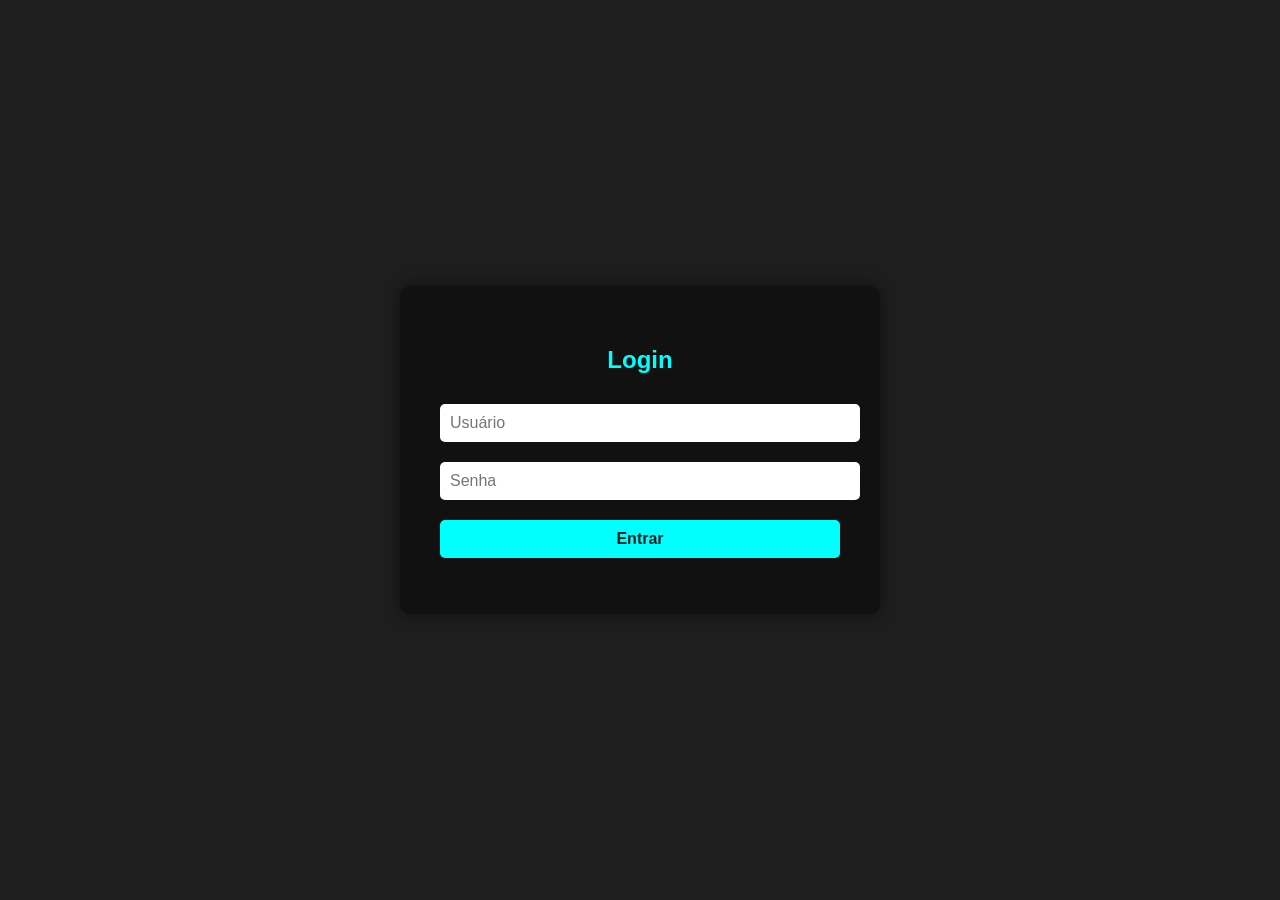
<file: login.html>
<!DOCTYPE html>
<html lang="pt-BR">
<head>
  <meta charset="UTF-8">
  <meta name="viewport" content="width=device-width, initial-scale=1.0">
  <title>Login - CoreDev</title>
  <style>
    body {
      font-family: 'Poppins', sans-serif;
      background-color: #1e1e1e;
      color: #e6e6e6;
      display: flex;
      justify-content: center;
      align-items: center;
      height: 100vh;
      margin: 0;
    }

    .login-container {
      background-color: #111;
      padding: 40px;
      border-radius: 10px;
      box-shadow: 0px 0px 15px rgba(0, 0, 0, 0.5);
      width: 100%;
      max-width: 400px;
      text-align: center;
    }

    .login-container h2 {
      color: #00ffff;
      margin-bottom: 30px;
    }

    .login-container input {
      width: 100%;
      padding: 10px;
      margin-bottom: 20px;
      border-radius: 5px;
      border: none;
      font-size: 16px;
    }

    .login-container button {
      width: 100%;
      padding: 10px;
      background-color: #00ffff;
      border: none;
      border-radius: 5px;
      font-size: 16px;
      font-weight: bold;
      cursor: pointer;
      color: #1e1e1e;
    }

    .login-container button:hover {
      background-color: #009999;
    }

    .error-message {
      color: red;
      margin-top: 10px;
    }

    .success-message {
      color: green;
      margin-top: 10px;
    }
  </style>
</head>
<body>

  <div class="login-container">
    <h2>Login</h2>
    <input type="text" id="username" placeholder="Usuário">
    <input type="password" id="password" placeholder="Senha">
    <button onclick="login()">Entrar</button>
    <p id="message" class="error-message"></p>
  </div>

  <script>
    // Hash correto da senha (senha: AceSSo#@3038)
    const correctPasswordHash = 'bc4f43c2eb15f99aebf304c5faea7748d720e85b6b9c93c3c84d8b4e6888c634';

    function sha256(str) {
      const buffer = new TextEncoder().encode(str);
      return crypto.subtle.digest('SHA-256', buffer).then(function (hash) {
        return Array.from(new Uint8Array(hash)).map(b => b.toString(16).padStart(2, '0')).join('');
      });
    }

    function login() {
      const username = document.getElementById('username').value;
      const password = document.getElementById('password').value;
      const messageElement = document.getElementById('message');

      // Verificar se o usuário inserido é 'admin'
      if (username !== 'admin') {
        messageElement.textContent = 'Usuário ou senha inválidos!';
        return;
      }

      // Verificar a senha
      sha256(password).then(hash => {
        if (hash === correctPasswordHash) {
          // Login bem-sucedido
          localStorage.setItem('loggedIn', 'true');
          messageElement.textContent = 'Bem-vindo de volta!';
          messageElement.classList.remove('error-message');
          messageElement.classList.add('success-message');
          window.location.href = "index.html"; // Redireciona após o login
        } else {
          // Senha incorreta
          messageElement.textContent = 'Usuário ou senha inválidos!';
          messageElement.classList.remove('success-message');
          messageElement.classList.add('error-message');
        }
      });
    }
  </script>

</body>
</html>
</file>
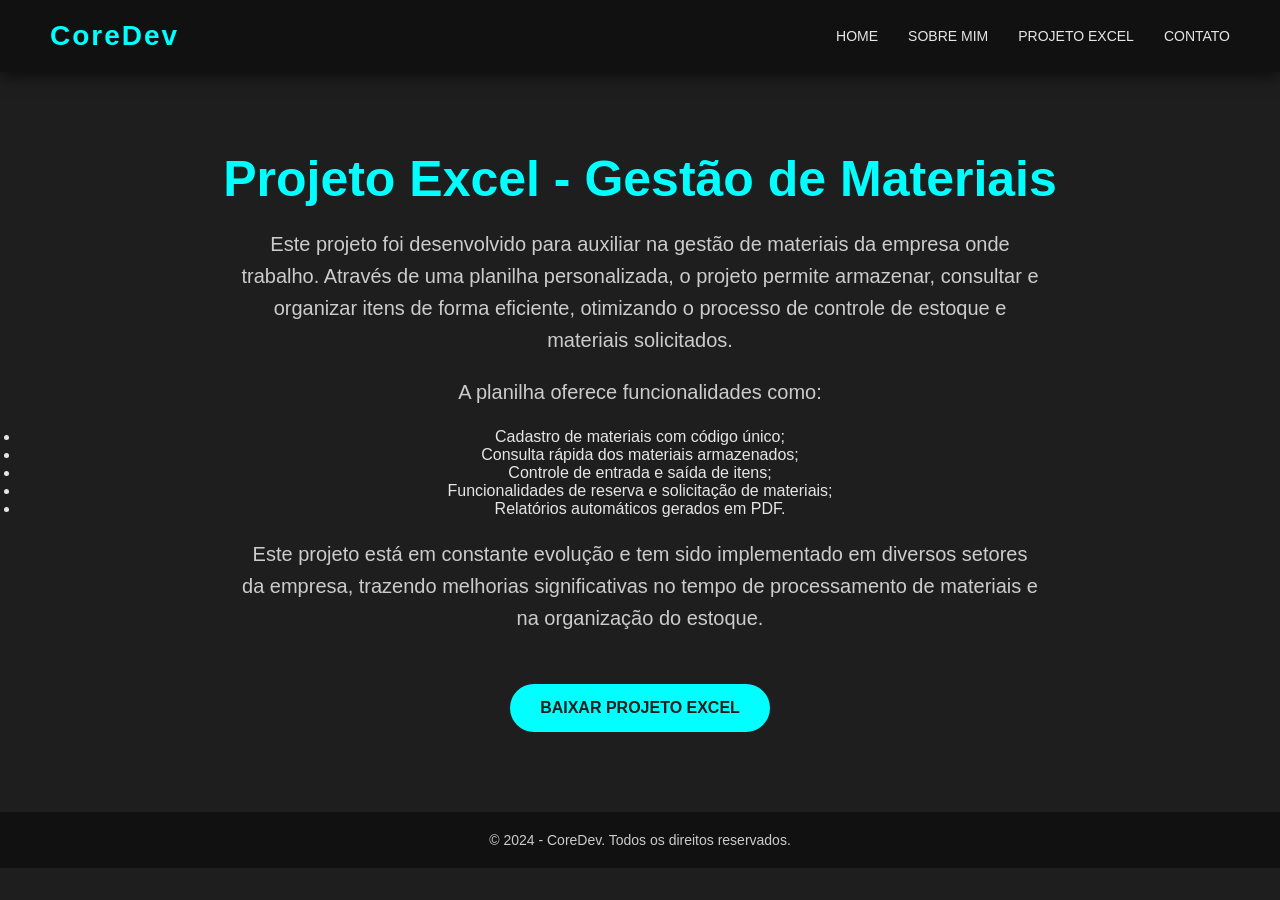
<file: projeto1.html>
<!DOCTYPE html>
<html lang="pt-BR">
<head>
  <meta charset="UTF-8">
  <meta name="viewport" content="width=device-width, initial-scale=1.0">
  <title>CoreDev - Projeto Excel</title>
  <style>
    * {
      margin: 0;
      padding: 0;
      box-sizing: border-box;
    }

    body {
      font-family: 'Poppins', sans-serif;
      background-color: #1e1e1e;
      color: #e6e6e6;
      margin: 0;
      padding: 0;
      scroll-behavior: smooth;
    }

    header {
      display: flex;
      justify-content: space-between;
      align-items: center;
      padding: 20px 50px;
      background-color: #111;
      position: fixed;
      top: 0;
      width: 100%;
      z-index: 1000;
      box-shadow: 0 4px 15px rgba(0, 0, 0, 0.6);
    }

    .logo {
      color: #00ffff;
      font-size: 28px;
      font-weight: bold;
      letter-spacing: 2px;
    }

    nav ul {
      list-style: none;
      display: flex;
    }

    nav ul li {
      margin-left: 30px;
    }

    nav ul li a {
      color: #e6e6e6;
      text-transform: uppercase;
      font-size: 14px;
      text-decoration: none;
      transition: color 0.3s;
    }

    nav ul li a:hover {
      color: #00ffff;
    }

    /* Estilização da Seção do Projeto */
    .project {
      padding: 150px 20px 80px;
      text-align: center;
    }

    .project h1 {
      font-size: 50px;
      color: #00ffff;
      margin-bottom: 20px;
    }

    .project p {
      font-size: 20px;
      color: #ccc;
      line-height: 1.6;
      max-width: 800px;
      margin: 20px auto;
    }

    .project img {
      max-width: 100%;
      margin: 20px auto;
      border-radius: 10px;
    }

    .project a {
      display: inline-block;
      margin-top: 30px;
      padding: 15px 30px;
      background-color: #00ffff;
      color: #1e1e1e;
      font-weight: bold;
      text-transform: uppercase;
      border-radius: 25px;
      text-decoration: none;
      transition: background-color 0.3s ease;
    }

    .project a:hover {
      background-color: #009999;
    }

    /* Rodapé */
    footer {
      background-color: #111;
      padding: 20px;
      text-align: center;
      color: #ccc;
    }

    footer p {
      font-size: 14px;
    }

  </style>
</head>
<body>

<header>
  <div class="logo">CoreDev</div>
  <nav>
    <ul>
      <li><a href="index.html">Home</a></li>
      <li><a href="#about">Sobre Mim</a></li>
      <li><a href="projeto1.html">Projeto Excel</a></li>
      <li><a href="#contact">Contato</a></li>
    </ul>
  </nav>
</header>

<section class="project">
  <h1>Projeto Excel - Gestão de Materiais</h1>
  <p>Este projeto foi desenvolvido para auxiliar na gestão de materiais da empresa onde trabalho. Através de uma planilha personalizada, o projeto permite armazenar, consultar e organizar itens de forma eficiente, otimizando o processo de controle de estoque e materiais solicitados.</p>

  <p>A planilha oferece funcionalidades como:</p>
  <ul>
    <li>Cadastro de materiais com código único;</li>
    <li>Consulta rápida dos materiais armazenados;</li>
    <li>Controle de entrada e saída de itens;</li>
    <li>Funcionalidades de reserva e solicitação de materiais;</li>
    <li>Relatórios automáticos gerados em PDF.</li>
  </ul>

  <p>Este projeto está em constante evolução e tem sido implementado em diversos setores da empresa, trazendo melhorias significativas no tempo de processamento de materiais e na organização do estoque.</p>


  <a href="downloads/projeto_excel_v1.zip" download>Baixar Projeto Excel</a>
</section>

<footer>
  <p>&copy; 2024 - CoreDev. Todos os direitos reservados.</p>
</footer>

</body>
</html>
</file>
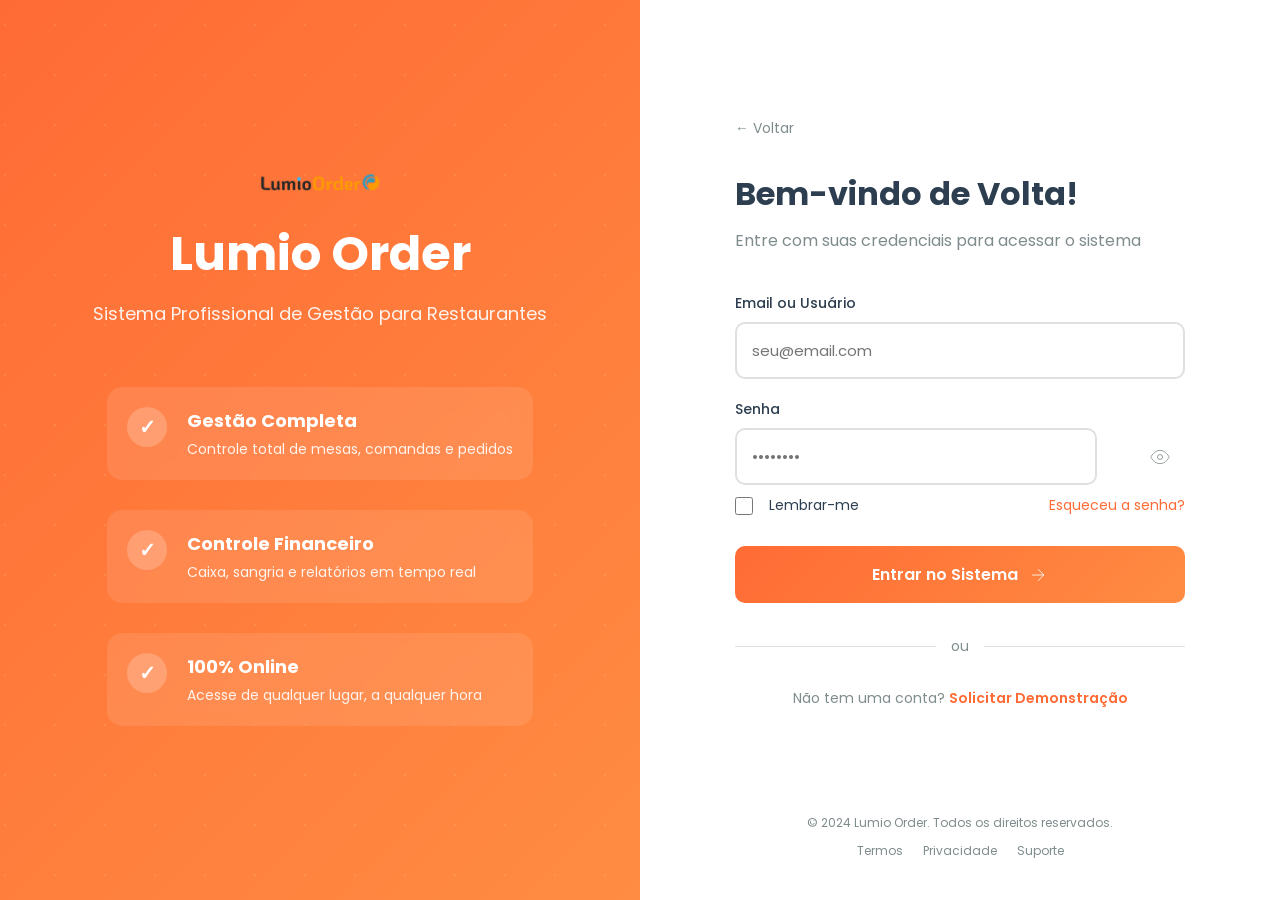
<file: sistema-login.html>
<!DOCTYPE html>
<html lang="pt-BR">
<head>
    <meta charset="UTF-8">
    <meta name="viewport" content="width=device-width, initial-scale=1.0">
    <title>Login - Lumio Order</title>
    <link rel="icon" type="image/png" href="pictures/promio_icon.png">
    <link href="https://fonts.googleapis.com/css2?family=Poppins:wght@300;400;500;600;700&display=swap" rel="stylesheet">
    <link rel="stylesheet" href="assets/css/login.css">
</head>
<body>
    <div class="login-container">
        <div class="login-left">
            <div class="login-branding">
                <img src="pictures/LumioOrder_logo.png" alt="Lumio Order Logo" class="login-logo">
                <h1>Lumio Order</h1>
                <p class="tagline">Sistema Profissional de Gestão para Restaurantes</p>
            </div>
            
            <div class="features-list">
                <div class="feature-item">
                    <div class="feature-icon">✓</div>
                    <div>
                        <h3>Gestão Completa</h3>
                        <p>Controle total de mesas, comandas e pedidos</p>
                    </div>
                </div>
                <div class="feature-item">
                    <div class="feature-icon">✓</div>
                    <div>
                        <h3>Controle Financeiro</h3>
                        <p>Caixa, sangria e relatórios em tempo real</p>
                    </div>
                </div>
                <div class="feature-item">
                    <div class="feature-icon">✓</div>
                    <div>
                        <h3>100% Online</h3>
                        <p>Acesse de qualquer lugar, a qualquer hora</p>
                    </div>
                </div>
            </div>
        </div>

        <div class="login-right">
            <div class="login-box">
                <div class="back-button">
                    <a href="landing.html">← Voltar</a>
                </div>

                <h2>Bem-vindo de Volta!</h2>
                <p class="login-subtitle">Entre com suas credenciais para acessar o sistema</p>

                <form id="loginForm" class="login-form">
                    <div class="form-group">
                        <label for="email">Email ou Usuário</label>
                        <input type="text" id="email" name="email" placeholder="seu@email.com" required>
                    </div>

                    <div class="form-group">
                        <label for="password">Senha</label>
                        <div class="password-input-wrapper">
                            <input type="password" id="password" name="password" placeholder="••••••••" required>
                            <button type="button" class="toggle-password" id="togglePassword">
                                <svg width="20" height="20" viewBox="0 0 24 24" fill="none" stroke="currentColor">
                                    <path d="M1 12s4-8 11-8 11 8 11 8-4 8-11 8-11-8-11-8z"></path>
                                    <circle cx="12" cy="12" r="3"></circle>
                                </svg>
                            </button>
                        </div>
                    </div>

                    <div class="form-options">
                        <label class="checkbox-container">
                            <input type="checkbox" id="remember">
                            <span class="checkmark"></span>
                            Lembrar-me
                        </label>
                        <a href="#" class="forgot-password">Esqueceu a senha?</a>
                    </div>

                    <button type="submit" class="btn-submit">
                        <span>Entrar no Sistema</span>
                        <svg width="20" height="20" viewBox="0 0 24 24" fill="none" stroke="currentColor">
                            <path d="M5 12h14M12 5l7 7-7 7"></path>
                        </svg>
                    </button>

                    <div class="alert alert-error" id="errorAlert" style="display: none;"></div>
                    <div class="alert alert-success" id="successAlert" style="display: none;"></div>
                </form>

                <div class="login-divider">
                    <span>ou</span>
                </div>

                <div class="signup-link">
                    Não tem uma conta? <a href="#" id="signupLink">Solicitar Demonstração</a>
                </div>
            </div>

            <div class="login-footer">
                <p>© 2024 Lumio Order. Todos os direitos reservados.</p>
                <div class="footer-links">
                    <a href="#">Termos</a>
                    <a href="#">Privacidade</a>
                    <a href="#">Suporte</a>
                </div>
            </div>
        </div>
    </div>

    <!-- Modal de Demonstração -->
    <div class="modal" id="demoModal">
        <div class="modal-content">
            <div class="modal-header">
                <h3>Solicitar Demonstração</h3>
                <button class="modal-close" id="closeModal">&times;</button>
            </div>
            <div class="modal-body">
                <form id="demoForm">
                    <div class="form-group">
                        <label>Nome Completo</label>
                        <input type="text" placeholder="Seu nome" required>
                    </div>
                    <div class="form-group">
                        <label>Email</label>
                        <input type="email" placeholder="seu@email.com" required>
                    </div>
                    <div class="form-group">
                        <label>Telefone</label>
                        <input type="tel" placeholder="(00) 00000-0000" required>
                    </div>
                    <div class="form-group">
                        <label>Nome do Restaurante</label>
                        <input type="text" placeholder="Nome do seu restaurante" required>
                    </div>
                    <button type="submit" class="btn-submit">Solicitar Demonstração</button>
                </form>
            </div>
        </div>
    </div>

    <script src="assets/js/login.js"></script>
</body>
</html>
</file>
<file: style.css>
/* ===== RESET & BASE ===== */
* {
    margin: 0;
    padding: 0;
    box-sizing: border-box;
}

:root {
    /* Colors */
    --primary: #D4AF37;
    --primary-dark: #B8941F;
    --secondary: #1a1a1a;
    --dark: #0f0f0f;
    --dark-light: #1f1f1f;
    --white: #ffffff;
    --gray: #666666;
    --gray-light: #f5f5f5;
    --gradient: linear-gradient(135deg, #D4AF37 0%, #F4E5B0 100%);
    --gradient-dark: linear-gradient(135deg, #1a1a1a 0%, #2d2d2d 100%);
    
    /* Shadows */
    --shadow-sm: 0 2px 8px rgba(0, 0, 0, 0.1);
    --shadow-md: 0 4px 16px rgba(0, 0, 0, 0.15);
    --shadow-lg: 0 8px 32px rgba(0, 0, 0, 0.2);
    --shadow-xl: 0 16px 48px rgba(0, 0, 0, 0.3);
    
    /* Transitions */
    --transition: all 0.3s cubic-bezier(0.4, 0, 0.2, 1);
}

html {
    scroll-behavior: smooth;
}

body {
    font-family: 'Poppins', sans-serif;
    color: var(--secondary);
    background-color: var(--white);
    line-height: 1.6;
    overflow-x: hidden;
}

.container {
    max-width: 1200px;
    margin: 0 auto;
    padding: 0 20px;
}

/* ===== NAVBAR ===== */
.navbar {
    position: fixed;
    top: 0;
    left: 0;
    right: 0;
    background: rgba(255, 255, 255, 0.95);
    backdrop-filter: blur(10px);
    box-shadow: var(--shadow-sm);
    z-index: 1000;
    transition: var(--transition);
}

.navbar.scrolled {
    background: rgba(255, 255, 255, 0.98);
    box-shadow: var(--shadow-md);
}

.nav-wrapper {
    display: flex;
    justify-content: space-between;
    align-items: center;
    padding: 1rem 0;
}

.logo {
    display: flex;
    align-items: center;
    gap: 0.5rem;
    font-size: 1.5rem;
    font-weight: 700;
    color: var(--secondary);
}

.logo i {
    color: var(--primary);
    font-size: 1.8rem;
}

.nav-menu {
    display: flex;
    list-style: none;
    align-items: center;
    gap: 2rem;
}

.nav-link {
    text-decoration: none;
    color: var(--secondary);
    font-weight: 500;
    transition: var(--transition);
    position: relative;
}

.nav-link::after {
    content: '';
    position: absolute;
    bottom: -5px;
    left: 0;
    width: 0;
    height: 2px;
    background: var(--gradient);
    transition: var(--transition);
}

.nav-link:hover::after {
    width: 100%;
}

.nav-link:hover {
    color: var(--primary);
}

.btn-login {
    padding: 0.5rem 1.5rem;
    background: transparent;
    color: var(--secondary);
    text-decoration: none;
    border: 2px solid var(--primary);
    border-radius: 8px;
    font-weight: 600;
    transition: var(--transition);
}

.btn-login:hover {
    background: var(--primary);
    color: var(--white);
    transform: translateY(-2px);
}

.hamburger {
    display: none;
    flex-direction: column;
    gap: 5px;
    cursor: pointer;
}

.hamburger span {
    width: 25px;
    height: 3px;
    background: var(--secondary);
    border-radius: 2px;
    transition: var(--transition);
}

/* ===== BUTTONS ===== */
.btn {
    display: inline-flex;
    align-items: center;
    gap: 0.5rem;
    padding: 0.75rem 1.5rem;
    text-decoration: none;
    border-radius: 10px;
    font-weight: 600;
    transition: var(--transition);
    border: none;
    cursor: pointer;
    font-family: 'Poppins', sans-serif;
}

.btn-primary {
    background: var(--gradient);
    color: var(--white);
    box-shadow: 0 4px 16px rgba(212, 175, 55, 0.3);
}

.btn-primary:hover {
    transform: translateY(-3px);
    box-shadow: 0 8px 24px rgba(212, 175, 55, 0.4);
}

.btn-secondary {
    background: var(--white);
    color: var(--secondary);
    border: 2px solid var(--secondary);
}

.btn-secondary:hover {
    background: var(--secondary);
    color: var(--white);
    transform: translateY(-3px);
}

.btn-outline {
    background: transparent;
    color: var(--secondary);
    border: 2px solid var(--secondary);
}

.btn-outline:hover {
    background: var(--secondary);
    color: var(--white);
}

.btn-large {
    padding: 1rem 2rem;
    font-size: 1.1rem;
}

/* ===== HERO SECTION ===== */
.hero {
    position: relative;
    min-height: 100vh;
    display: flex;
    align-items: center;
    padding-top: 80px;
    overflow: hidden;
}

.hero-background {
    position: absolute;
    top: 0;
    left: 0;
    right: 0;
    bottom: 0;
    background: linear-gradient(135deg, #f5f5f5 0%, #ffffff 100%);
}

.hero-overlay {
    position: absolute;
    top: 0;
    left: 0;
    right: 0;
    bottom: 0;
    background: radial-gradient(circle at 20% 50%, rgba(212, 175, 55, 0.1) 0%, transparent 50%);
}

.hero-content {
    position: relative;
    display: grid;
    grid-template-columns: 1fr 1fr;
    gap: 4rem;
    align-items: center;
    padding: 4rem 0;
}

.hero-text {
    animation: fadeInUp 1s ease-out;
}

.badge {
    display: inline-block;
    padding: 0.5rem 1rem;
    background: rgba(212, 175, 55, 0.1);
    color: var(--primary-dark);
    border-radius: 30px;
    font-size: 0.9rem;
    font-weight: 600;
    margin-bottom: 1.5rem;
}

.hero-title {
    font-size: 3.5rem;
    font-weight: 800;
    line-height: 1.2;
    margin-bottom: 1.5rem;
    color: var(--secondary);
}

.gradient-text {
    background: var(--gradient);
    -webkit-background-clip: text;
    -webkit-text-fill-color: transparent;
    background-clip: text;
}

.hero-description {
    font-size: 1.2rem;
    color: var(--gray);
    margin-bottom: 2rem;
    line-height: 1.8;
}

.hero-buttons {
    display: flex;
    gap: 1rem;
    margin-bottom: 3rem;
}

.hero-stats {
    display: flex;
    gap: 3rem;
}

.stat h3 {
    font-size: 2.5rem;
    font-weight: 700;
    color: var(--secondary);
    margin-bottom: 0.25rem;
}

.stat p {
    color: var(--gray);
    font-size: 0.9rem;
}

/* Hero Image */
.hero-image {
    position: relative;
    animation: fadeInRight 1s ease-out;
}

.mockup-wrapper {
    position: relative;
    display: flex;
    justify-content: center;
    align-items: center;
}

.mockup-phone {
    width: 300px;
    height: 600px;
    background: var(--gradient-dark);
    border-radius: 40px;
    padding: 15px;
    box-shadow: var(--shadow-xl);
    position: relative;
    animation: float 3s ease-in-out infinite;
}

.mockup-screen {
    width: 100%;
    height: 100%;
    background: var(--white);
    border-radius: 30px;
    display: flex;
    align-items: center;
    justify-content: center;
    font-size: 5rem;
    color: var(--primary);
}

.floating-card {
    position: absolute;
    background: var(--white);
    padding: 1rem 1.5rem;
    border-radius: 15px;
    box-shadow: var(--shadow-lg);
    display: flex;
    align-items: center;
    gap: 0.75rem;
    font-weight: 600;
    animation: float 3s ease-in-out infinite;
}

.floating-card i {
    font-size: 1.5rem;
}

.card-1 {
    top: 10%;
    left: -10%;
    color: #10b981;
    animation-delay: 0s;
}

.card-1 i {
    color: #10b981;
}

.card-2 {
    top: 50%;
    right: -15%;
    color: #f59e0b;
    animation-delay: 0.5s;
}

.card-2 i {
    color: #f59e0b;
}

.card-3 {
    bottom: 15%;
    left: -15%;
    color: #3b82f6;
    animation-delay: 1s;
}

.card-3 i {
    color: #3b82f6;
}

/* ===== SECTIONS ===== */
section {
    padding: 6rem 0;
}

.section-header {
    text-align: center;
    margin-bottom: 4rem;
}

.section-badge {
    display: inline-block;
    padding: 0.5rem 1rem;
    background: rgba(212, 175, 55, 0.1);
    color: var(--primary-dark);
    border-radius: 30px;
    font-size: 0.9rem;
    font-weight: 600;
    margin-bottom: 1rem;
}

.section-title {
    font-size: 2.5rem;
    font-weight: 700;
    color: var(--secondary);
    margin-bottom: 1rem;
}

.section-description {
    font-size: 1.1rem;
    color: var(--gray);
    max-width: 600px;
    margin: 0 auto;
}

/* ===== FEATURES SECTION ===== */
.features {
    background: var(--white);
}

.features-grid {
    display: grid;
    grid-template-columns: repeat(auto-fit, minmax(280px, 1fr));
    gap: 2rem;
}

.feature-card {
    background: var(--white);
    padding: 2rem;
    border-radius: 20px;
    border: 2px solid #f0f0f0;
    transition: var(--transition);
    cursor: pointer;
}

.feature-card:hover {
    transform: translateY(-10px);
    box-shadow: var(--shadow-lg);
    border-color: var(--primary);
}

.feature-icon {
    width: 70px;
    height: 70px;
    background: var(--gradient);
    border-radius: 15px;
    display: flex;
    align-items: center;
    justify-content: center;
    margin-bottom: 1.5rem;
    font-size: 2rem;
    color: var(--white);
}

.feature-card h3 {
    font-size: 1.3rem;
    color: var(--secondary);
    margin-bottom: 1rem;
}

.feature-card p {
    color: var(--gray);
    line-height: 1.7;
}

/* ===== HOW IT WORKS ===== */
.how-it-works {
    background: var(--gray-light);
}

.steps {
    display: flex;
    flex-direction: column;
    gap: 3rem;
}

.step {
    display: grid;
    grid-template-columns: 100px 1fr 100px;
    gap: 2rem;
    align-items: center;
    background: var(--white);
    padding: 2.5rem;
    border-radius: 20px;
    box-shadow: var(--shadow-md);
    transition: var(--transition);
    position: relative;
}

.step:hover {
    transform: translateX(10px);
    box-shadow: var(--shadow-lg);
}

.step-number {
    font-size: 4rem;
    font-weight: 800;
    background: var(--gradient);
    -webkit-background-clip: text;
    -webkit-text-fill-color: transparent;
    background-clip: text;
}

.step-content h3 {
    font-size: 1.5rem;
    color: var(--secondary);
    margin-bottom: 0.75rem;
}

.step-content p {
    color: var(--gray);
    line-height: 1.7;
}

.step-icon {
    width: 80px;
    height: 80px;
    background: var(--gradient);
    border-radius: 50%;
    display: flex;
    align-items: center;
    justify-content: center;
    font-size: 2rem;
    color: var(--white);
}

/* ===== PRICING ===== */
.pricing {
    background: var(--white);
}

.pricing-grid {
    display: grid;
    grid-template-columns: repeat(auto-fit, minmax(320px, 1fr));
    gap: 2rem;
    max-width: 1100px;
    margin: 0 auto;
}

.pricing-card {
    background: var(--white);
    border: 2px solid #f0f0f0;
    border-radius: 20px;
    padding: 2.5rem;
    transition: var(--transition);
    position: relative;
}

.pricing-card:hover {
    transform: translateY(-10px);
    box-shadow: var(--shadow-xl);
}

.pricing-card.featured {
    border-color: var(--primary);
    box-shadow: var(--shadow-lg);
    transform: scale(1.05);
}

.pricing-card.featured:hover {
    transform: scale(1.05) translateY(-10px);
}

.popular-badge {
    position: absolute;
    top: -15px;
    right: 30px;
    background: var(--gradient);
    color: var(--white);
    padding: 0.5rem 1.5rem;
    border-radius: 30px;
    font-weight: 600;
    font-size: 0.9rem;
}

.pricing-header {
    text-align: center;
    margin-bottom: 2rem;
}

.pricing-header h3 {
    font-size: 1.8rem;
    color: var(--secondary);
    margin-bottom: 0.5rem;
}

.pricing-header p {
    color: var(--gray);
}

.pricing-price {
    text-align: center;
    margin-bottom: 2rem;
    display: flex;
    align-items: flex-start;
    justify-content: center;
}

.currency {
    font-size: 1.5rem;
    font-weight: 600;
    color: var(--gray);
    margin-top: 0.5rem;
}

.amount {
    font-size: 4rem;
    font-weight: 800;
    color: var(--secondary);
    line-height: 1;
}

.period {
    font-size: 1rem;
    color: var(--gray);
    margin-top: 1.5rem;
}

.pricing-features {
    list-style: none;
    margin-bottom: 2rem;
}

.pricing-features li {
    padding: 0.75rem 0;
    color: var(--secondary);
    display: flex;
    align-items: center;
    gap: 0.75rem;
}

.pricing-features i {
    color: #10b981;
    font-size: 1.2rem;
}

.pricing-card .btn {
    width: 100%;
    justify-content: center;
}

/* ===== TESTIMONIALS ===== */
.testimonials {
    background: var(--gray-light);
}

.testimonials-grid {
    display: grid;
    grid-template-columns: repeat(auto-fit, minmax(320px, 1fr));
    gap: 2rem;
}

.testimonial-card {
    background: var(--white);
    padding: 2.5rem;
    border-radius: 20px;
    box-shadow: var(--shadow-md);
    transition: var(--transition);
}

.testimonial-card:hover {
    transform: translateY(-5px);
    box-shadow: var(--shadow-lg);
}

.testimonial-stars {
    display: flex;
    gap: 0.25rem;
    margin-bottom: 1.5rem;
    color: #f59e0b;
    font-size: 1.2rem;
}

.testimonial-text {
    font-size: 1.1rem;
    color: var(--secondary);
    line-height: 1.8;
    margin-bottom: 2rem;
}

.testimonial-author {
    display: flex;
    align-items: center;
    gap: 1rem;
}

.author-avatar {
    width: 60px;
    height: 60px;
    background: var(--gradient);
    border-radius: 50%;
    display: flex;
    align-items: center;
    justify-content: center;
    color: var(--white);
    font-size: 1.5rem;
}

.author-info h4 {
    color: var(--secondary);
    font-size: 1.1rem;
    margin-bottom: 0.25rem;
}

.author-info p {
    color: var(--gray);
    font-size: 0.9rem;
}

/* ===== CTA SECTION ===== */
.cta {
    background: var(--gradient-dark);
    color: var(--white);
    text-align: center;
    padding: 6rem 0;
}

.cta-content h2 {
    font-size: 3rem;
    margin-bottom: 1rem;
    color: var(--white);
}

.cta-content > p {
    font-size: 1.2rem;
    margin-bottom: 2rem;
    opacity: 0.9;
}

.cta-buttons {
    margin-bottom: 2rem;
}

.cta-features {
    display: flex;
    justify-content: center;
    gap: 2rem;
    flex-wrap: wrap;
}

.cta-features span {
    display: flex;
    align-items: center;
    gap: 0.5rem;
    font-weight: 500;
}

.cta-features i {
    color: #10b981;
}

/* ===== FOOTER ===== */
.footer {
    background: var(--dark);
    color: var(--white);
    padding: 4rem 0 2rem;
}

.footer-content {
    display: grid;
    grid-template-columns: 2fr 1fr 1fr 1fr 1fr;
    gap: 3rem;
    margin-bottom: 3rem;
}

.footer-logo {
    display: flex;
    align-items: center;
    gap: 0.5rem;
    font-size: 1.5rem;
    font-weight: 700;
    margin-bottom: 1rem;
}

.footer-logo i {
    color: var(--primary);
    font-size: 1.8rem;
}

.footer-column p {
    color: rgba(255, 255, 255, 0.7);
    margin-bottom: 1.5rem;
}

.social-links {
    display: flex;
    gap: 1rem;
}

.social-links a {
    width: 40px;
    height: 40px;
    background: rgba(255, 255, 255, 0.1);
    border-radius: 50%;
    display: flex;
    align-items: center;
    justify-content: center;
    color: var(--white);
    transition: var(--transition);
}

.social-links a:hover {
    background: var(--primary);
    transform: translateY(-3px);
}

.footer-column h4 {
    margin-bottom: 1.5rem;
    font-size: 1.1rem;
}

.footer-column ul {
    list-style: none;
}

.footer-column ul li {
    margin-bottom: 0.75rem;
}

.footer-column ul li a {
    color: rgba(255, 255, 255, 0.7);
    text-decoration: none;
    transition: var(--transition);
}

.footer-column ul li a:hover {
    color: var(--primary);
    padding-left: 5px;
}

.footer-bottom {
    text-align: center;
    padding-top: 2rem;
    border-top: 1px solid rgba(255, 255, 255, 0.1);
    color: rgba(255, 255, 255, 0.6);
}

.footer-bottom p {
    margin-bottom: 0.5rem;
}

.footer-bottom i {
    color: #ef4444;
}

/* ===== ANIMATIONS ===== */
@keyframes fadeInUp {
    from {
        opacity: 0;
        transform: translateY(30px);
    }
    to {
        opacity: 1;
        transform: translateY(0);
    }
}

@keyframes fadeInRight {
    from {
        opacity: 0;
        transform: translateX(30px);
    }
    to {
        opacity: 1;
        transform: translateX(0);
    }
}

@keyframes float {
    0%, 100% {
        transform: translateY(0);
    }
    50% {
        transform: translateY(-20px);
    }
}

/* ===== RESPONSIVE ===== */
@media (max-width: 968px) {
    .nav-menu {
        position: fixed;
        left: -100%;
        top: 70px;
        flex-direction: column;
        background: var(--white);
        width: 100%;
        text-align: center;
        transition: var(--transition);
        box-shadow: var(--shadow-lg);
        padding: 2rem 0;
    }

    .nav-menu.active {
        left: 0;
    }

    .hamburger {
        display: flex;
    }

    .hero-content {
        grid-template-columns: 1fr;
        gap: 2rem;
    }

    .hero-title {
        font-size: 2.5rem;
    }

    .hero-buttons {
        flex-direction: column;
    }

    .hero-stats {
        justify-content: space-between;
    }

    .hero-image {
        order: -1;
    }

    .mockup-phone {
        width: 250px;
        height: 500px;
    }

    .floating-card {
        font-size: 0.85rem;
        padding: 0.75rem 1rem;
    }

    .step {
        grid-template-columns: 1fr;
        text-align: center;
    }

    .footer-content {
        grid-template-columns: 1fr 1fr;
    }

    .section-title {
        font-size: 2rem;
    }
}

@media (max-width: 640px) {
    .hero-title {
        font-size: 2rem;
    }

    .hero-description {
        font-size: 1rem;
    }

    .btn-large {
        padding: 0.875rem 1.5rem;
        font-size: 1rem;
    }

    .section-title {
        font-size: 1.75rem;
    }

    .cta-content h2 {
        font-size: 2rem;
    }

    .pricing-grid,
    .testimonials-grid {
        grid-template-columns: 1fr;
    }

    .footer-content {
        grid-template-columns: 1fr;
    }

    .pricing-card.featured {
        transform: scale(1);
    }
}
</file>
<file: dashboard/style.css>
/* 
 * Lumio Order - Dashboard Styles
 * Sistema de Gestão para Restaurantes
 */

* {
    margin: 0;
    padding: 0;
    box-sizing: border-box;
}

:root {
    --primary-color: #FF6B35;
    --secondary-color: #004E89;
    --accent-color: #FFD23F;
    --dark-bg: #1A1A2E;
    --light-bg: #F8F9FA;
    --sidebar-bg: #2C3E50;
    --sidebar-hover: #34495E;
    --text-dark: #2C3E50;
    --text-light: #7F8C8D;
    --white: #FFFFFF;
    --success: #27AE60;
    --warning: #F39C12;
    --danger: #E74C3C;
    --info: #3498DB;
    --border-color: #E0E0E0;
    --shadow: 0 2px 10px rgba(0, 0, 0, 0.1);
    --gradient: linear-gradient(135deg, #FF6B35 0%, #FF8C42 100%);
}

body {
    font-family: 'Poppins', sans-serif;
    background: var(--light-bg);
    color: var(--text-dark);
    display: flex;
    height: 100vh;
    overflow: hidden;
}

/* Sidebar */
.sidebar {
    width: 260px;
    background: var(--sidebar-bg);
    color: var(--white);
    display: flex;
    flex-direction: column;
    transition: all 0.3s;
    position: fixed;
    left: 0;
    top: 0;
    height: 100vh;
    z-index: 1000;
    box-shadow: 2px 0 10px rgba(0, 0, 0, 0.1);
}

.sidebar.collapsed {
    width: 80px;
}

.sidebar-header {
    padding: 20px;
    display: flex;
    justify-content: space-between;
    align-items: center;
    border-bottom: 1px solid rgba(255, 255, 255, 0.1);
}

.logo {
    display: flex;
    align-items: center;
    gap: 10px;
}

.logo img {
    width: 35px;
    height: 35px;
}

.logo span {
    font-size: 18px;
    font-weight: 700;
    color: var(--white);
    transition: opacity 0.3s;
}

.sidebar.collapsed .logo span {
    opacity: 0;
    display: none;
}

.sidebar-toggle {
    background: none;
    border: none;
    cursor: pointer;
    display: flex;
    flex-direction: column;
    gap: 4px;
}

.sidebar-toggle span {
    width: 20px;
    height: 2px;
    background: var(--white);
    border-radius: 2px;
    transition: all 0.3s;
}

.sidebar-menu {
    flex: 1;
    padding: 20px 0;
    overflow-y: auto;
}

.menu-item {
    display: flex;
    align-items: center;
    gap: 15px;
    padding: 15px 20px;
    color: rgba(255, 255, 255, 0.7);
    text-decoration: none;
    transition: all 0.3s;
    border-left: 3px solid transparent;
}

.menu-item:hover {
    background: var(--sidebar-hover);
    color: var(--white);
    border-left-color: var(--primary-color);
}

.menu-item.active {
    background: var(--sidebar-hover);
    color: var(--white);
    border-left-color: var(--primary-color);
}

.menu-item img {
    width: 24px;
    height: 24px;
    filter: brightness(0) invert(1);
    opacity: 0.7;
}

.menu-item:hover img,
.menu-item.active img {
    opacity: 1;
}

.menu-item span {
    font-size: 14px;
    font-weight: 500;
    transition: opacity 0.3s;
}

.sidebar.collapsed .menu-item span {
    opacity: 0;
    display: none;
}

.sidebar-footer {
    padding: 20px 0;
    border-top: 1px solid rgba(255, 255, 255, 0.1);
}

/* Main Content */
.main-content {
    flex: 1;
    margin-left: 260px;
    display: flex;
    flex-direction: column;
    transition: margin-left 0.3s;
    width: calc(100% - 260px);
}

.sidebar.collapsed ~ .main-content {
    margin-left: 80px;
    width: calc(100% - 80px);
}

/* Top Bar */
.topbar {
    background: var(--white);
    padding: 15px 30px;
    display: flex;
    justify-content: space-between;
    align-items: center;
    box-shadow: var(--shadow);
    position: sticky;
    top: 0;
    z-index: 100;
}

.topbar-left {
    display: flex;
    align-items: center;
    gap: 20px;
}

.mobile-menu-btn {
    display: none;
    background: none;
    border: none;
    cursor: pointer;
    flex-direction: column;
    gap: 4px;
}

.mobile-menu-btn span {
    width: 25px;
    height: 3px;
    background: var(--text-dark);
    border-radius: 2px;
}

.topbar-left h1 {
    font-size: 24px;
    color: var(--text-dark);
}

.topbar-right {
    display: flex;
    align-items: center;
    gap: 20px;
}

.search-box {
    position: relative;
    display: flex;
    align-items: center;
}

.search-box input {
    padding: 10px 40px 10px 15px;
    border: 2px solid var(--border-color);
    border-radius: 25px;
    width: 300px;
    font-size: 14px;
    transition: all 0.3s;
}

.search-box input:focus {
    outline: none;
    border-color: var(--primary-color);
    box-shadow: 0 0 0 3px rgba(255, 107, 53, 0.1);
}

.search-box svg {
    position: absolute;
    right: 15px;
    color: var(--text-light);
}

.notification-btn {
    position: relative;
    background: none;
    border: none;
    cursor: pointer;
    padding: 8px;
}

.notification-btn img {
    width: 24px;
    height: 24px;
}

.notification-btn .badge {
    position: absolute;
    top: 5px;
    right: 5px;
    background: var(--danger);
    color: var(--white);
    width: 18px;
    height: 18px;
    border-radius: 50%;
    display: flex;
    align-items: center;
    justify-content: center;
    font-size: 10px;
    font-weight: 600;
}

.user-menu {
    display: flex;
    align-items: center;
    gap: 12px;
    cursor: pointer;
    padding: 8px 15px;
    border-radius: 25px;
    transition: background 0.3s;
}

.user-menu:hover {
    background: var(--light-bg);
}

.user-avatar {
    width: 40px;
    height: 40px;
    border-radius: 50%;
    border: 2px solid var(--primary-color);
}

.user-info {
    display: flex;
    flex-direction: column;
}

.user-name {
    font-size: 14px;
    font-weight: 600;
    color: var(--text-dark);
}

.user-role {
    font-size: 12px;
    color: var(--text-light);
}

/* Content Area */
.content {
    flex: 1;
    padding: 30px;
    overflow-y: auto;
}

/* Stats Cards */
.stats-grid {
    display: grid;
    grid-template-columns: repeat(4, 1fr);
    gap: 25px;
    margin-bottom: 30px;
}

.stat-card {
    background: var(--white);
    padding: 25px;
    border-radius: 15px;
    box-shadow: var(--shadow);
    display: flex;
    align-items: center;
    gap: 20px;
    transition: transform 0.3s, box-shadow 0.3s;
}

.stat-card:hover {
    transform: translateY(-5px);
    box-shadow: 0 5px 20px rgba(0, 0, 0, 0.15);
}

.stat-icon {
    width: 60px;
    height: 60px;
    border-radius: 12px;
    display: flex;
    align-items: center;
    justify-content: center;
}

.stat-icon img {
    width: 30px;
    height: 30px;
    filter: brightness(0) invert(1);
}

.stat-info h3 {
    font-size: 28px;
    font-weight: 700;
    color: var(--text-dark);
    margin-bottom: 5px;
}

.stat-info p {
    font-size: 14px;
    color: var(--text-light);
    margin-bottom: 5px;
}

.stat-change {
    font-size: 12px;
    font-weight: 600;
}

.stat-change.positive {
    color: var(--success);
}

.stat-change.negative {
    color: var(--danger);
}

/* Dashboard Row */
.dashboard-row {
    display: grid;
    grid-template-columns: 2fr 1fr;
    gap: 25px;
    margin-bottom: 30px;
}

/* Cards */
.card {
    background: var(--white);
    border-radius: 15px;
    box-shadow: var(--shadow);
    overflow: hidden;
}

.card-header {
    padding: 20px 25px;
    border-bottom: 1px solid var(--border-color);
    display: flex;
    justify-content: space-between;
    align-items: center;
}

.card-header h2 {
    font-size: 18px;
    font-weight: 600;
    color: var(--text-dark);
}

.card-body {
    padding: 25px;
}

.filter-select {
    padding: 8px 15px;
    border: 2px solid var(--border-color);
    border-radius: 8px;
    font-size: 14px;
    cursor: pointer;
    transition: border-color 0.3s;
}

.filter-select:focus {
    outline: none;
    border-color: var(--primary-color);
}

/* Chart */
.chart-placeholder {
    height: 300px;
    display: flex;
    align-items: center;
    justify-content: center;
    background: var(--light-bg);
    border-radius: 10px;
}

/* Mesa Status */
.mesa-status-grid {
    display: grid;
    grid-template-columns: repeat(3, 1fr);
    gap: 15px;
}

.mesa-status {
    padding: 20px;
    border-radius: 12px;
    text-align: center;
    border: 2px solid;
    transition: transform 0.3s;
}

.mesa-status:hover {
    transform: scale(1.05);
}

.mesa-status.livre {
    background: #E8F5E9;
    border-color: var(--success);
}

.mesa-status.ocupada {
    background: #FFEBEE;
    border-color: var(--danger);
}

.mesa-status.reservada {
    background: #FFF3E0;
    border-color: var(--warning);
}

.mesa-numero {
    display: block;
    font-size: 24px;
    font-weight: 700;
    margin-bottom: 5px;
}

.mesa-label {
    font-size: 12px;
    font-weight: 600;
    text-transform: uppercase;
}

/* Table */
.data-table {
    width: 100%;
    border-collapse: collapse;
}

.data-table thead {
    background: var(--light-bg);
}

.data-table th {
    padding: 15px;
    text-align: left;
    font-size: 13px;
    font-weight: 600;
    color: var(--text-light);
    text-transform: uppercase;
    letter-spacing: 0.5px;
}

.data-table td {
    padding: 15px;
    border-bottom: 1px solid var(--border-color);
    font-size: 14px;
}

.data-table tr:hover {
    background: var(--light-bg);
}

.badge-mesa {
    padding: 5px 12px;
    border-radius: 20px;
    font-size: 12px;
    font-weight: 600;
    background: var(--info);
    color: var(--white);
}

.status-badge {
    padding: 5px 12px;
    border-radius: 20px;
    font-size: 12px;
    font-weight: 600;
}

.status-badge.pendente {
    background: #FFF3E0;
    color: var(--warning);
}

.status-badge.preparando {
    background: #E3F2FD;
    color: var(--info);
}

.status-badge.pronto {
    background: #E8F5E9;
    color: var(--success);
}

.status-badge.entregue {
    background: #F3E5F5;
    color: #9C27B0;
}

/* Buttons */
.btn-primary {
    background: var(--gradient);
    color: var(--white);
    border: none;
    padding: 10px 20px;
    border-radius: 8px;
    font-size: 14px;
    font-weight: 600;
    cursor: pointer;
    transition: transform 0.3s, box-shadow 0.3s;
}

.btn-primary:hover {
    transform: translateY(-2px);
    box-shadow: 0 5px 15px rgba(255, 107, 53, 0.3);
}

.btn-action {
    background: none;
    border: 2px solid var(--primary-color);
    color: var(--primary-color);
    padding: 6px 15px;
    border-radius: 6px;
    font-size: 12px;
    font-weight: 600;
    cursor: pointer;
    transition: all 0.3s;
}

.btn-action:hover {
    background: var(--primary-color);
    color: var(--white);
}

/* Responsive */
@media (max-width: 1200px) {
    .stats-grid {
        grid-template-columns: repeat(2, 1fr);
    }

    .dashboard-row {
        grid-template-columns: 1fr;
    }

    .search-box input {
        width: 200px;
    }
}

@media (max-width: 968px) {
    .sidebar {
        left: -260px;
    }

    .sidebar.active {
        left: 0;
    }

    .main-content {
        margin-left: 0;
        width: 100%;
    }

    .mobile-menu-btn {
        display: flex;
    }

    .topbar-left h1 {
        font-size: 20px;
    }

    .search-box {
        display: none;
    }

    .user-info {
        display: none;
    }

    .stats-grid {
        grid-template-columns: 1fr;
    }

    .mesa-status-grid {
        grid-template-columns: repeat(2, 1fr);
    }

    .content {
        padding: 20px;
    }
}

@media (max-width: 600px) {
    .data-table {
        font-size: 12px;
    }

    .data-table th,
    .data-table td {
        padding: 10px 8px;
    }

    .topbar {
        padding: 15px;
    }
}

/* Scrollbar Customization */
.sidebar-menu::-webkit-scrollbar,
.content::-webkit-scrollbar {
    width: 6px;
}

.sidebar-menu::-webkit-scrollbar-track {
    background: rgba(0, 0, 0, 0.1);
}

.sidebar-menu::-webkit-scrollbar-thumb {
    background: rgba(255, 255, 255, 0.3);
    border-radius: 3px;
}

.content::-webkit-scrollbar-track {
    background: var(--light-bg);
}

.content::-webkit-scrollbar-thumb {
    background: var(--border-color);
    border-radius: 3px;
}
</file>
<file: login/style.css>
/* 
 * Lumio Order - Login Page Styles
 * Sistema de Gestão para Restaurantes
 */

* {
    margin: 0;
    padding: 0;
    box-sizing: border-box;
}

:root {
    --primary-color: #FF6B35;
    --secondary-color: #004E89;
    --accent-color: #FFD23F;
    --dark-bg: #1A1A2E;
    --light-bg: #F8F9FA;
    --text-dark: #2C3E50;
    --text-light: #7F8C8D;
    --white: #FFFFFF;
    --success: #27AE60;
    --danger: #E74C3C;
    --gradient: linear-gradient(135deg, #FF6B35 0%, #FF8C42 100%);
}

body {
    font-family: 'Poppins', sans-serif;
    height: 100vh;
    overflow: hidden;
}

.login-container {
    display: grid;
    grid-template-columns: 1fr 1fr;
    height: 100vh;
}

/* Left Side - Branding */
.login-left {
    background: var(--gradient);
    color: var(--white);
    display: flex;
    flex-direction: column;
    justify-content: center;
    align-items: center;
    padding: 60px;
    position: relative;
    overflow: hidden;
}

.login-left::before {
    content: '';
    position: absolute;
    top: -50%;
    left: -50%;
    width: 200%;
    height: 200%;
    background: radial-gradient(circle, rgba(255, 255, 255, 0.1) 1px, transparent 1px);
    background-size: 50px 50px;
    animation: moveBackground 20s linear infinite;
}

@keyframes moveBackground {
    0% {
        transform: translate(0, 0);
    }
    100% {
        transform: translate(50px, 50px);
    }
}

.login-branding {
    text-align: center;
    margin-bottom: 60px;
    position: relative;
    z-index: 1;
}

.login-logo {
    width: 120px;
    height: auto;
    margin-bottom: 20px;
    animation: float 3s ease-in-out infinite;
}

@keyframes float {
    0%, 100% {
        transform: translateY(0);
    }
    50% {
        transform: translateY(-20px);
    }
}

.login-branding h1 {
    font-size: 48px;
    font-weight: 700;
    margin-bottom: 10px;
}

.tagline {
    font-size: 18px;
    opacity: 0.9;
}

.features-list {
    display: flex;
    flex-direction: column;
    gap: 30px;
    position: relative;
    z-index: 1;
}

.feature-item {
    display: flex;
    align-items: flex-start;
    gap: 20px;
    background: rgba(255, 255, 255, 0.1);
    padding: 20px;
    border-radius: 15px;
    backdrop-filter: blur(10px);
    transition: all 0.3s;
}

.feature-item:hover {
    background: rgba(255, 255, 255, 0.15);
    transform: translateX(10px);
}

.feature-icon {
    width: 40px;
    height: 40px;
    background: rgba(255, 255, 255, 0.2);
    border-radius: 50%;
    display: flex;
    align-items: center;
    justify-content: center;
    font-size: 20px;
    font-weight: 700;
    flex-shrink: 0;
}

.feature-item h3 {
    font-size: 18px;
    margin-bottom: 5px;
}

.feature-item p {
    font-size: 14px;
    opacity: 0.9;
}

/* Right Side - Login Form */
.login-right {
    background: var(--white);
    display: flex;
    flex-direction: column;
    justify-content: space-between;
    padding: 40px;
    overflow-y: auto;
}

.login-box {
    max-width: 450px;
    width: 100%;
    margin: auto;
}

.back-button {
    margin-bottom: 30px;
}

.back-button a {
    color: var(--text-light);
    text-decoration: none;
    font-size: 14px;
    display: inline-flex;
    align-items: center;
    gap: 5px;
    transition: color 0.3s;
}

.back-button a:hover {
    color: var(--primary-color);
}

.login-box h2 {
    font-size: 32px;
    color: var(--text-dark);
    margin-bottom: 10px;
}

.login-subtitle {
    color: var(--text-light);
    margin-bottom: 40px;
}

.login-form {
    display: flex;
    flex-direction: column;
    gap: 20px;
}

.form-group {
    display: flex;
    flex-direction: column;
    gap: 8px;
}

.form-group label {
    font-size: 14px;
    font-weight: 500;
    color: var(--text-dark);
}

.form-group input {
    padding: 15px;
    border: 2px solid #E0E0E0;
    border-radius: 10px;
    font-size: 15px;
    font-family: 'Poppins', sans-serif;
    transition: all 0.3s;
}

.form-group input:focus {
    outline: none;
    border-color: var(--primary-color);
    box-shadow: 0 0 0 3px rgba(255, 107, 53, 0.1);
}

.password-input-wrapper {
    position: relative;
}

.password-input-wrapper input {
    padding-right: 50px;
}

.toggle-password {
    position: absolute;
    right: 15px;
    top: 50%;
    transform: translateY(-50%);
    background: none;
    border: none;
    color: var(--text-light);
    cursor: pointer;
    transition: color 0.3s;
    padding: 0;
    display: flex;
    align-items: center;
    justify-content: center;
}

.toggle-password:hover {
    color: var(--primary-color);
}

.form-options {
    display: flex;
    justify-content: space-between;
    align-items: center;
    margin: -10px 0 10px;
}

.checkbox-container {
    display: flex;
    align-items: center;
    gap: 8px;
    font-size: 14px;
    color: var(--text-dark);
    cursor: pointer;
}

.checkbox-container input {
    width: 18px;
    height: 18px;
    cursor: pointer;
}

.forgot-password {
    font-size: 14px;
    color: var(--primary-color);
    text-decoration: none;
    transition: opacity 0.3s;
}

.forgot-password:hover {
    opacity: 0.8;
}

.btn-submit {
    background: var(--gradient);
    color: var(--white);
    border: none;
    padding: 16px;
    border-radius: 10px;
    font-size: 16px;
    font-weight: 600;
    cursor: pointer;
    display: flex;
    align-items: center;
    justify-content: center;
    gap: 10px;
    transition: all 0.3s;
    font-family: 'Poppins', sans-serif;
}

.btn-submit:hover {
    transform: translateY(-2px);
    box-shadow: 0 8px 20px rgba(255, 107, 53, 0.3);
}

.btn-submit:active {
    transform: translateY(0);
}

.btn-submit:disabled {
    opacity: 0.6;
    cursor: not-allowed;
}

.alert {
    padding: 15px;
    border-radius: 10px;
    font-size: 14px;
    margin-top: 15px;
}

.alert-error {
    background: #FEE;
    color: var(--danger);
    border: 1px solid var(--danger);
}

.alert-success {
    background: #EFE;
    color: var(--success);
    border: 1px solid var(--success);
}

.login-divider {
    text-align: center;
    margin: 30px 0;
    position: relative;
}

.login-divider::before {
    content: '';
    position: absolute;
    top: 50%;
    left: 0;
    right: 0;
    height: 1px;
    background: #E0E0E0;
}

.login-divider span {
    background: var(--white);
    padding: 0 15px;
    color: var(--text-light);
    font-size: 14px;
    position: relative;
}

.signup-link {
    text-align: center;
    color: var(--text-light);
    font-size: 14px;
}

.signup-link a {
    color: var(--primary-color);
    text-decoration: none;
    font-weight: 600;
}

.signup-link a:hover {
    text-decoration: underline;
}

.login-footer {
    margin-top: 30px;
    text-align: center;
}

.login-footer p {
    color: var(--text-light);
    font-size: 12px;
    margin-bottom: 10px;
}

.footer-links {
    display: flex;
    gap: 20px;
    justify-content: center;
}

.footer-links a {
    color: var(--text-light);
    text-decoration: none;
    font-size: 12px;
    transition: color 0.3s;
}

.footer-links a:hover {
    color: var(--primary-color);
}

/* Modal */
.modal {
    display: none;
    position: fixed;
    top: 0;
    left: 0;
    right: 0;
    bottom: 0;
    background: rgba(0, 0, 0, 0.5);
    z-index: 9999;
    align-items: center;
    justify-content: center;
    backdrop-filter: blur(5px);
}

.modal.active {
    display: flex;
}

.modal-content {
    background: var(--white);
    border-radius: 20px;
    width: 90%;
    max-width: 500px;
    max-height: 90vh;
    overflow-y: auto;
    animation: slideUp 0.3s ease;
}

@keyframes slideUp {
    from {
        opacity: 0;
        transform: translateY(50px);
    }
    to {
        opacity: 1;
        transform: translateY(0);
    }
}

.modal-header {
    display: flex;
    justify-content: space-between;
    align-items: center;
    padding: 25px;
    border-bottom: 1px solid #E0E0E0;
}

.modal-header h3 {
    font-size: 24px;
    color: var(--text-dark);
}

.modal-close {
    background: none;
    border: none;
    font-size: 30px;
    color: var(--text-light);
    cursor: pointer;
    transition: color 0.3s;
    line-height: 1;
}

.modal-close:hover {
    color: var(--text-dark);
}

.modal-body {
    padding: 25px;
}

/* Responsive */
@media (max-width: 968px) {
    .login-container {
        grid-template-columns: 1fr;
    }

    .login-left {
        display: none;
    }

    .login-right {
        padding: 20px;
    }

    .login-box {
        max-width: 100%;
    }
}

@media (max-width: 480px) {
    .login-box h2 {
        font-size: 24px;
    }

    .form-options {
        flex-direction: column;
        gap: 10px;
        align-items: flex-start;
    }
}
</file>
<file: assets/css/landing.css>
/* 
 * Lumio Order - Landing Page Styles
 * Sistema de Gestão para Restaurantes
 */

/* Reset e Configurações Globais */
* {
    margin: 0;
    padding: 0;
    box-sizing: border-box;
}

:root {
    --primary-color: #FF6B35;
    --secondary-color: #004E89;
    --accent-color: #FFD23F;
    --dark-bg: #1A1A2E;
    --light-bg: #F8F9FA;
    --text-dark: #2C3E50;
    --text-light: #7F8C8D;
    --white: #FFFFFF;
    --success: #27AE60;
    --danger: #E74C3C;
    --gradient: linear-gradient(135deg, #FF6B35 0%, #FF8C42 100%);
}

html {
    scroll-behavior: smooth;
}

body {
    font-family: 'Poppins', sans-serif;
    color: var(--text-dark);
    line-height: 1.6;
    overflow-x: hidden;
}

.container {
    max-width: 1200px;
    margin: 0 auto;
    padding: 0 20px;
}

/* Header */
.header {
    position: fixed;
    top: 0;
    left: 0;
    right: 0;
    background: var(--white);
    box-shadow: 0 2px 20px rgba(0, 0, 0, 0.1);
    z-index: 1000;
    transition: all 0.3s ease;
}

.header .container {
    display: flex;
    justify-content: space-between;
    align-items: center;
    padding: 15px 20px;
}

.logo {
    display: flex;
    align-items: center;
    gap: 10px;
    font-size: 24px;
    font-weight: 700;
    color: var(--primary-color);
}

.logo img {
    height: 40px;
    width: auto;
}

.nav ul {
    display: flex;
    list-style: none;
    gap: 30px;
    align-items: center;
}

.nav a {
    text-decoration: none;
    color: var(--text-dark);
    font-weight: 500;
    transition: color 0.3s;
    font-size: 15px;
}

.nav a:hover {
    color: var(--primary-color);
}

.btn-login {
    background: var(--gradient);
    color: var(--white) !important;
    padding: 10px 25px;
    border-radius: 25px;
    transition: transform 0.3s, box-shadow 0.3s;
}

.btn-login:hover {
    transform: translateY(-2px);
    box-shadow: 0 5px 15px rgba(255, 107, 53, 0.3);
}

/* Mobile Menu */
.mobile-menu-icon {
    display: none;
    flex-direction: column;
    gap: 5px;
    cursor: pointer;
}

.mobile-menu-icon span {
    width: 25px;
    height: 3px;
    background: var(--primary-color);
    border-radius: 3px;
    transition: all 0.3s;
}

.mobile-menu {
    position: fixed;
    top: 0;
    right: -100%;
    width: 280px;
    height: 100vh;
    background: var(--white);
    box-shadow: -5px 0 20px rgba(0, 0, 0, 0.1);
    z-index: 1001;
    transition: right 0.3s ease;
    padding: 60px 30px;
}

.mobile-menu.active {
    right: 0;
}

.mobile-menu-close {
    position: absolute;
    top: 20px;
    right: 20px;
    font-size: 30px;
    cursor: pointer;
    color: var(--text-dark);
}

.mobile-menu ul {
    list-style: none;
}

.mobile-menu ul li {
    margin-bottom: 20px;
}

.mobile-menu a {
    text-decoration: none;
    color: var(--text-dark);
    font-weight: 500;
    font-size: 18px;
    display: block;
}

.btn-login-mobile {
    background: var(--gradient);
    color: var(--white) !important;
    padding: 12px 20px;
    border-radius: 25px;
    text-align: center;
    margin-top: 20px;
}

/* Hero Section */
.hero {
    padding: 150px 0 80px;
    background: linear-gradient(135deg, #F8F9FA 0%, #E8EAF0 100%);
    overflow: hidden;
}

.hero .container {
    display: grid;
    grid-template-columns: 1fr 1fr;
    gap: 60px;
    align-items: center;
}

.hero-content h1 {
    font-size: 52px;
    font-weight: 700;
    color: var(--text-dark);
    margin-bottom: 20px;
    line-height: 1.2;
}

.hero-subtitle {
    font-size: 20px;
    color: var(--text-light);
    margin-bottom: 30px;
    line-height: 1.6;
}

.hero-buttons {
    display: flex;
    gap: 20px;
    margin-bottom: 50px;
}

.btn {
    padding: 15px 35px;
    border-radius: 30px;
    text-decoration: none;
    font-weight: 600;
    transition: all 0.3s;
    display: inline-block;
    text-align: center;
    border: none;
    cursor: pointer;
}

.btn-primary {
    background: var(--gradient);
    color: var(--white);
    box-shadow: 0 5px 15px rgba(255, 107, 53, 0.3);
}

.btn-primary:hover {
    transform: translateY(-3px);
    box-shadow: 0 8px 25px rgba(255, 107, 53, 0.4);
}

.btn-secondary {
    background: transparent;
    color: var(--primary-color);
    border: 2px solid var(--primary-color);
}

.btn-secondary:hover {
    background: var(--primary-color);
    color: var(--white);
}

.hero-stats {
    display: flex;
    gap: 40px;
}

.stat-item h3 {
    font-size: 36px;
    color: var(--primary-color);
    margin-bottom: 5px;
}

.stat-item p {
    color: var(--text-light);
    font-size: 14px;
}

.hero-image {
    display: flex;
    justify-content: center;
    align-items: center;
}

.hero-image img {
    max-width: 100%;
    height: auto;
    animation: float 3s ease-in-out infinite;
}

@keyframes float {
    0%, 100% {
        transform: translateY(0);
    }
    50% {
        transform: translateY(-20px);
    }
}

/* Sections */
section {
    padding: 80px 0;
}

.section-title {
    font-size: 42px;
    font-weight: 700;
    text-align: center;
    color: var(--text-dark);
    margin-bottom: 15px;
}

.section-subtitle {
    font-size: 18px;
    text-align: center;
    color: var(--text-light);
    margin-bottom: 60px;
}

/* Recursos Section */
.recursos {
    background: var(--white);
}

.recursos-grid {
    display: grid;
    grid-template-columns: repeat(4, 1fr);
    gap: 30px;
}

.recurso-card {
    background: var(--light-bg);
    padding: 30px;
    border-radius: 15px;
    text-align: center;
    transition: all 0.3s;
    border: 2px solid transparent;
}

.recurso-card:hover {
    transform: translateY(-10px);
    box-shadow: 0 10px 30px rgba(0, 0, 0, 0.1);
    border-color: var(--primary-color);
}

.recurso-icon {
    width: 80px;
    height: 80px;
    margin: 0 auto 20px;
    background: var(--white);
    border-radius: 15px;
    display: flex;
    align-items: center;
    justify-content: center;
    box-shadow: 0 5px 15px rgba(0, 0, 0, 0.08);
}

.recurso-icon img {
    width: 50px;
    height: 50px;
    object-fit: contain;
}

.recurso-card h3 {
    font-size: 20px;
    color: var(--text-dark);
    margin-bottom: 10px;
}

.recurso-card p {
    color: var(--text-light);
    font-size: 14px;
    line-height: 1.6;
}

/* Vantagens Section */
.vantagens {
    background: var(--light-bg);
}

.vantagens-grid {
    display: grid;
    grid-template-columns: repeat(3, 1fr);
    gap: 40px;
}

.vantagem-item {
    text-align: center;
}

.vantagem-number {
    width: 60px;
    height: 60px;
    background: var(--gradient);
    color: var(--white);
    border-radius: 50%;
    display: flex;
    align-items: center;
    justify-content: center;
    font-size: 24px;
    font-weight: 700;
    margin: 0 auto 20px;
}

.vantagem-item h3 {
    font-size: 22px;
    margin-bottom: 10px;
    color: var(--text-dark);
}

.vantagem-item p {
    color: var(--text-light);
    line-height: 1.6;
}

/* Planos Section */
.planos {
    background: var(--white);
}

.planos-grid {
    display: grid;
    grid-template-columns: repeat(3, 1fr);
    gap: 30px;
    max-width: 1100px;
    margin: 0 auto;
}

.plano-card {
    background: var(--white);
    border: 2px solid #E0E0E0;
    border-radius: 20px;
    padding: 40px 30px;
    text-align: center;
    transition: all 0.3s;
    position: relative;
}

.plano-card:hover {
    transform: translateY(-10px);
    box-shadow: 0 15px 40px rgba(0, 0, 0, 0.15);
}

.plano-destaque {
    border-color: var(--primary-color);
    box-shadow: 0 10px 30px rgba(255, 107, 53, 0.2);
    transform: scale(1.05);
}

.plano-badge {
    position: absolute;
    top: -15px;
    left: 50%;
    transform: translateX(-50%);
    background: var(--gradient);
    color: var(--white);
    padding: 5px 20px;
    border-radius: 20px;
    font-size: 12px;
    font-weight: 600;
}

.plano-nome {
    font-size: 24px;
    margin-bottom: 20px;
    color: var(--text-dark);
}

.plano-preco {
    margin-bottom: 30px;
}

.moeda {
    font-size: 24px;
    color: var(--primary-color);
    vertical-align: top;
}

.valor {
    font-size: 56px;
    font-weight: 700;
    color: var(--primary-color);
}

.periodo {
    font-size: 18px;
    color: var(--text-light);
}

.plano-recursos {
    list-style: none;
    margin-bottom: 30px;
    text-align: left;
}

.plano-recursos li {
    padding: 12px 0;
    color: var(--text-dark);
    border-bottom: 1px solid #F0F0F0;
}

.btn-plano {
    width: 100%;
    background: var(--gradient);
    color: var(--white);
    padding: 15px;
    border-radius: 25px;
    font-weight: 600;
}

/* Contato Section */
.contato {
    background: var(--light-bg);
}

.contato-content {
    display: grid;
    grid-template-columns: 1.5fr 1fr;
    gap: 60px;
    max-width: 1000px;
    margin: 0 auto;
}

.contato-form {
    background: var(--white);
    padding: 40px;
    border-radius: 20px;
    box-shadow: 0 5px 20px rgba(0, 0, 0, 0.08);
}

.form-group {
    margin-bottom: 20px;
}

.form-group input,
.form-group textarea {
    width: 100%;
    padding: 15px;
    border: 2px solid #E0E0E0;
    border-radius: 10px;
    font-family: 'Poppins', sans-serif;
    font-size: 15px;
    transition: border-color 0.3s;
}

.form-group input:focus,
.form-group textarea:focus {
    outline: none;
    border-color: var(--primary-color);
}

.contato-info {
    display: flex;
    flex-direction: column;
    gap: 30px;
}

.info-item {
    background: var(--white);
    padding: 25px;
    border-radius: 15px;
    box-shadow: 0 3px 15px rgba(0, 0, 0, 0.05);
}

.info-item h4 {
    font-size: 18px;
    margin-bottom: 10px;
    color: var(--text-dark);
}

.info-item p {
    color: var(--text-light);
    line-height: 1.6;
}

/* Footer */
.footer {
    background: var(--dark-bg);
    color: var(--white);
    padding: 60px 0 30px;
}

.footer-content {
    display: grid;
    grid-template-columns: 2fr 1fr 1fr 1fr;
    gap: 40px;
    margin-bottom: 40px;
}

.footer-section h4 {
    margin-bottom: 20px;
    color: var(--accent-color);
    font-size: 18px;
}

.footer-section ul {
    list-style: none;
}

.footer-section ul li {
    margin-bottom: 10px;
}

.footer-section a {
    color: rgba(255, 255, 255, 0.7);
    text-decoration: none;
    transition: color 0.3s;
}

.footer-section a:hover {
    color: var(--white);
}

.footer-section p {
    color: rgba(255, 255, 255, 0.7);
    line-height: 1.6;
}

.footer-bottom {
    display: flex;
    justify-content: space-between;
    align-items: center;
    padding-top: 30px;
    border-top: 1px solid rgba(255, 255, 255, 0.1);
}

.footer-links {
    display: flex;
    gap: 30px;
}

/* Responsividade */
@media (max-width: 968px) {
    .nav {
        display: none;
    }

    .mobile-menu-icon {
        display: flex;
    }

    .hero .container {
        grid-template-columns: 1fr;
        text-align: center;
    }

    .hero-content h1 {
        font-size: 36px;
    }

    .hero-buttons {
        justify-content: center;
    }

    .hero-stats {
        justify-content: center;
    }

    .recursos-grid {
        grid-template-columns: repeat(2, 1fr);
    }

    .vantagens-grid {
        grid-template-columns: repeat(2, 1fr);
    }

    .planos-grid {
        grid-template-columns: 1fr;
    }

    .plano-destaque {
        transform: scale(1);
    }

    .contato-content {
        grid-template-columns: 1fr;
    }

    .footer-content {
        grid-template-columns: 1fr 1fr;
    }
}

@media (max-width: 600px) {
    .recursos-grid {
        grid-template-columns: 1fr;
    }

    .vantagens-grid {
        grid-template-columns: 1fr;
    }

    .footer-content {
        grid-template-columns: 1fr;
    }

    .footer-bottom {
        flex-direction: column;
        gap: 20px;
    }

    .hero-buttons {
        flex-direction: column;
    }

    .hero-stats {
        flex-direction: column;
        gap: 20px;
    }
}
</file>
<file: assets/css/login.css>
/* 
 * Lumio Order - Login Page Styles
 * Sistema de Gestão para Restaurantes
 */

* {
    margin: 0;
    padding: 0;
    box-sizing: border-box;
}

:root {
    --primary-color: #FF6B35;
    --secondary-color: #004E89;
    --accent-color: #FFD23F;
    --dark-bg: #1A1A2E;
    --light-bg: #F8F9FA;
    --text-dark: #2C3E50;
    --text-light: #7F8C8D;
    --white: #FFFFFF;
    --success: #27AE60;
    --danger: #E74C3C;
    --gradient: linear-gradient(135deg, #FF6B35 0%, #FF8C42 100%);
}

body {
    font-family: 'Poppins', sans-serif;
    height: 100vh;
    overflow: hidden;
}

.login-container {
    display: grid;
    grid-template-columns: 1fr 1fr;
    height: 100vh;
}

/* Left Side - Branding */
.login-left {
    background: var(--gradient);
    color: var(--white);
    display: flex;
    flex-direction: column;
    justify-content: center;
    align-items: center;
    padding: 60px;
    position: relative;
    overflow: hidden;
}

.login-left::before {
    content: '';
    position: absolute;
    top: -50%;
    left: -50%;
    width: 200%;
    height: 200%;
    background: radial-gradient(circle, rgba(255, 255, 255, 0.1) 1px, transparent 1px);
    background-size: 50px 50px;
    animation: moveBackground 20s linear infinite;
}

@keyframes moveBackground {
    0% {
        transform: translate(0, 0);
    }
    100% {
        transform: translate(50px, 50px);
    }
}

.login-branding {
    text-align: center;
    margin-bottom: 60px;
    position: relative;
    z-index: 1;
}

.login-logo {
    width: 120px;
    height: auto;
    margin-bottom: 20px;
    animation: float 3s ease-in-out infinite;
}

@keyframes float {
    0%, 100% {
        transform: translateY(0);
    }
    50% {
        transform: translateY(-20px);
    }
}

.login-branding h1 {
    font-size: 48px;
    font-weight: 700;
    margin-bottom: 10px;
}

.tagline {
    font-size: 18px;
    opacity: 0.9;
}

.features-list {
    display: flex;
    flex-direction: column;
    gap: 30px;
    position: relative;
    z-index: 1;
}

.feature-item {
    display: flex;
    align-items: flex-start;
    gap: 20px;
    background: rgba(255, 255, 255, 0.1);
    padding: 20px;
    border-radius: 15px;
    backdrop-filter: blur(10px);
    transition: all 0.3s;
}

.feature-item:hover {
    background: rgba(255, 255, 255, 0.15);
    transform: translateX(10px);
}

.feature-icon {
    width: 40px;
    height: 40px;
    background: rgba(255, 255, 255, 0.2);
    border-radius: 50%;
    display: flex;
    align-items: center;
    justify-content: center;
    font-size: 20px;
    font-weight: 700;
    flex-shrink: 0;
}

.feature-item h3 {
    font-size: 18px;
    margin-bottom: 5px;
}

.feature-item p {
    font-size: 14px;
    opacity: 0.9;
}

/* Right Side - Login Form */
.login-right {
    background: var(--white);
    display: flex;
    flex-direction: column;
    justify-content: space-between;
    padding: 40px;
    overflow-y: auto;
}

.login-box {
    max-width: 450px;
    width: 100%;
    margin: auto;
}

.back-button {
    margin-bottom: 30px;
}

.back-button a {
    color: var(--text-light);
    text-decoration: none;
    font-size: 14px;
    display: inline-flex;
    align-items: center;
    gap: 5px;
    transition: color 0.3s;
}

.back-button a:hover {
    color: var(--primary-color);
}

.login-box h2 {
    font-size: 32px;
    color: var(--text-dark);
    margin-bottom: 10px;
}

.login-subtitle {
    color: var(--text-light);
    margin-bottom: 40px;
}

.login-form {
    display: flex;
    flex-direction: column;
    gap: 20px;
}

.form-group {
    display: flex;
    flex-direction: column;
    gap: 8px;
}

.form-group label {
    font-size: 14px;
    font-weight: 500;
    color: var(--text-dark);
}

.form-group input {
    padding: 15px;
    border: 2px solid #E0E0E0;
    border-radius: 10px;
    font-size: 15px;
    font-family: 'Poppins', sans-serif;
    transition: all 0.3s;
}

.form-group input:focus {
    outline: none;
    border-color: var(--primary-color);
    box-shadow: 0 0 0 3px rgba(255, 107, 53, 0.1);
}

.password-input-wrapper {
    position: relative;
}

.password-input-wrapper input {
    padding-right: 50px;
}

.toggle-password {
    position: absolute;
    right: 15px;
    top: 50%;
    transform: translateY(-50%);
    background: none;
    border: none;
    color: var(--text-light);
    cursor: pointer;
    transition: color 0.3s;
    padding: 0;
    display: flex;
    align-items: center;
    justify-content: center;
}

.toggle-password:hover {
    color: var(--primary-color);
}

.form-options {
    display: flex;
    justify-content: space-between;
    align-items: center;
    margin: -10px 0 10px;
}

.checkbox-container {
    display: flex;
    align-items: center;
    gap: 8px;
    font-size: 14px;
    color: var(--text-dark);
    cursor: pointer;
}

.checkbox-container input {
    width: 18px;
    height: 18px;
    cursor: pointer;
}

.forgot-password {
    font-size: 14px;
    color: var(--primary-color);
    text-decoration: none;
    transition: opacity 0.3s;
}

.forgot-password:hover {
    opacity: 0.8;
}

.btn-submit {
    background: var(--gradient);
    color: var(--white);
    border: none;
    padding: 16px;
    border-radius: 10px;
    font-size: 16px;
    font-weight: 600;
    cursor: pointer;
    display: flex;
    align-items: center;
    justify-content: center;
    gap: 10px;
    transition: all 0.3s;
    font-family: 'Poppins', sans-serif;
}

.btn-submit:hover {
    transform: translateY(-2px);
    box-shadow: 0 8px 20px rgba(255, 107, 53, 0.3);
}

.btn-submit:active {
    transform: translateY(0);
}

.btn-submit:disabled {
    opacity: 0.6;
    cursor: not-allowed;
}

.alert {
    padding: 15px;
    border-radius: 10px;
    font-size: 14px;
    margin-top: 15px;
}

.alert-error {
    background: #FEE;
    color: var(--danger);
    border: 1px solid var(--danger);
}

.alert-success {
    background: #EFE;
    color: var(--success);
    border: 1px solid var(--success);
}

.login-divider {
    text-align: center;
    margin: 30px 0;
    position: relative;
}

.login-divider::before {
    content: '';
    position: absolute;
    top: 50%;
    left: 0;
    right: 0;
    height: 1px;
    background: #E0E0E0;
}

.login-divider span {
    background: var(--white);
    padding: 0 15px;
    color: var(--text-light);
    font-size: 14px;
    position: relative;
}

.signup-link {
    text-align: center;
    color: var(--text-light);
    font-size: 14px;
}

.signup-link a {
    color: var(--primary-color);
    text-decoration: none;
    font-weight: 600;
}

.signup-link a:hover {
    text-decoration: underline;
}

.login-footer {
    margin-top: 30px;
    text-align: center;
}

.login-footer p {
    color: var(--text-light);
    font-size: 12px;
    margin-bottom: 10px;
}

.footer-links {
    display: flex;
    gap: 20px;
    justify-content: center;
}

.footer-links a {
    color: var(--text-light);
    text-decoration: none;
    font-size: 12px;
    transition: color 0.3s;
}

.footer-links a:hover {
    color: var(--primary-color);
}

/* Modal */
.modal {
    display: none;
    position: fixed;
    top: 0;
    left: 0;
    right: 0;
    bottom: 0;
    background: rgba(0, 0, 0, 0.5);
    z-index: 9999;
    align-items: center;
    justify-content: center;
    backdrop-filter: blur(5px);
}

.modal.active {
    display: flex;
}

.modal-content {
    background: var(--white);
    border-radius: 20px;
    width: 90%;
    max-width: 500px;
    max-height: 90vh;
    overflow-y: auto;
    animation: slideUp 0.3s ease;
}

@keyframes slideUp {
    from {
        opacity: 0;
        transform: translateY(50px);
    }
    to {
        opacity: 1;
        transform: translateY(0);
    }
}

.modal-header {
    display: flex;
    justify-content: space-between;
    align-items: center;
    padding: 25px;
    border-bottom: 1px solid #E0E0E0;
}

.modal-header h3 {
    font-size: 24px;
    color: var(--text-dark);
}

.modal-close {
    background: none;
    border: none;
    font-size: 30px;
    color: var(--text-light);
    cursor: pointer;
    transition: color 0.3s;
    line-height: 1;
}

.modal-close:hover {
    color: var(--text-dark);
}

.modal-body {
    padding: 25px;
}

/* Responsive */
@media (max-width: 968px) {
    .login-container {
        grid-template-columns: 1fr;
    }

    .login-left {
        display: none;
    }

    .login-right {
        padding: 20px;
    }

    .login-box {
        max-width: 100%;
    }
}

@media (max-width: 480px) {
    .login-box h2 {
        font-size: 24px;
    }

    .form-options {
        flex-direction: column;
        gap: 10px;
        align-items: flex-start;
    }
}
</file>
